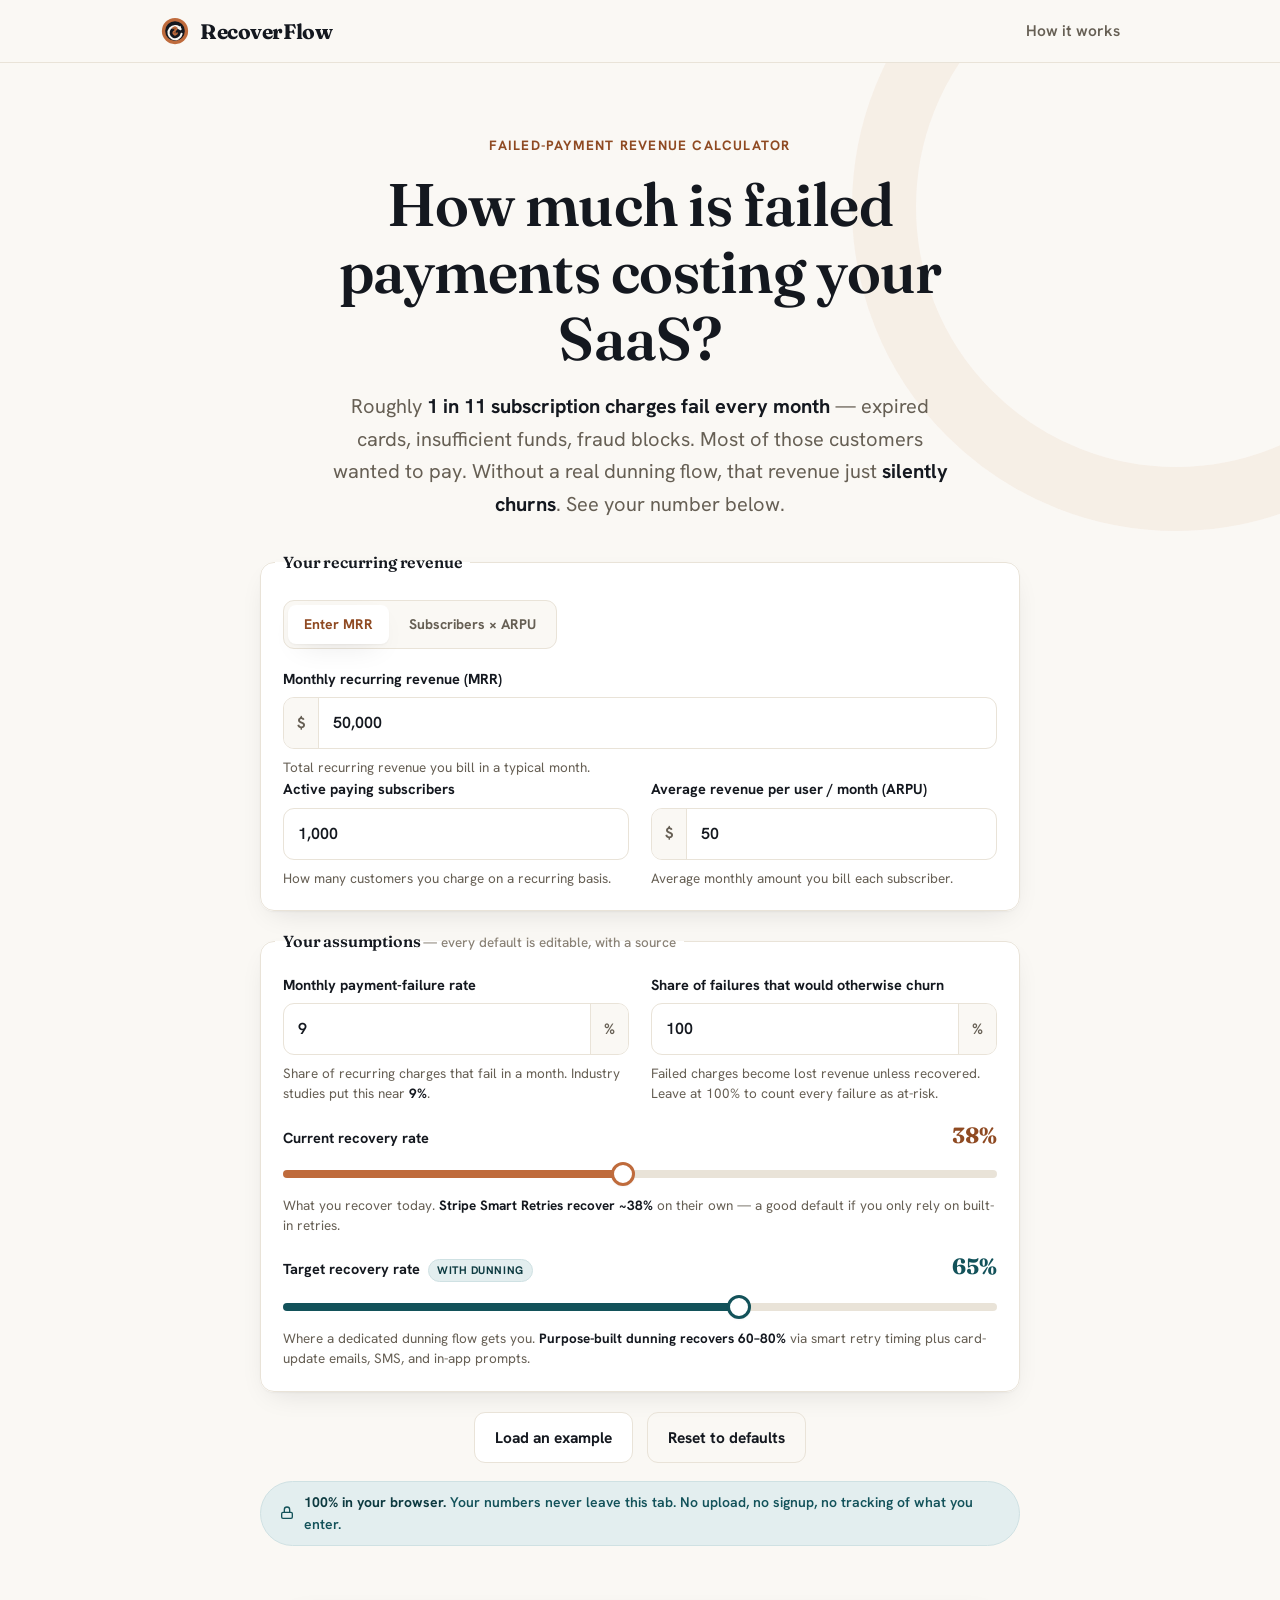
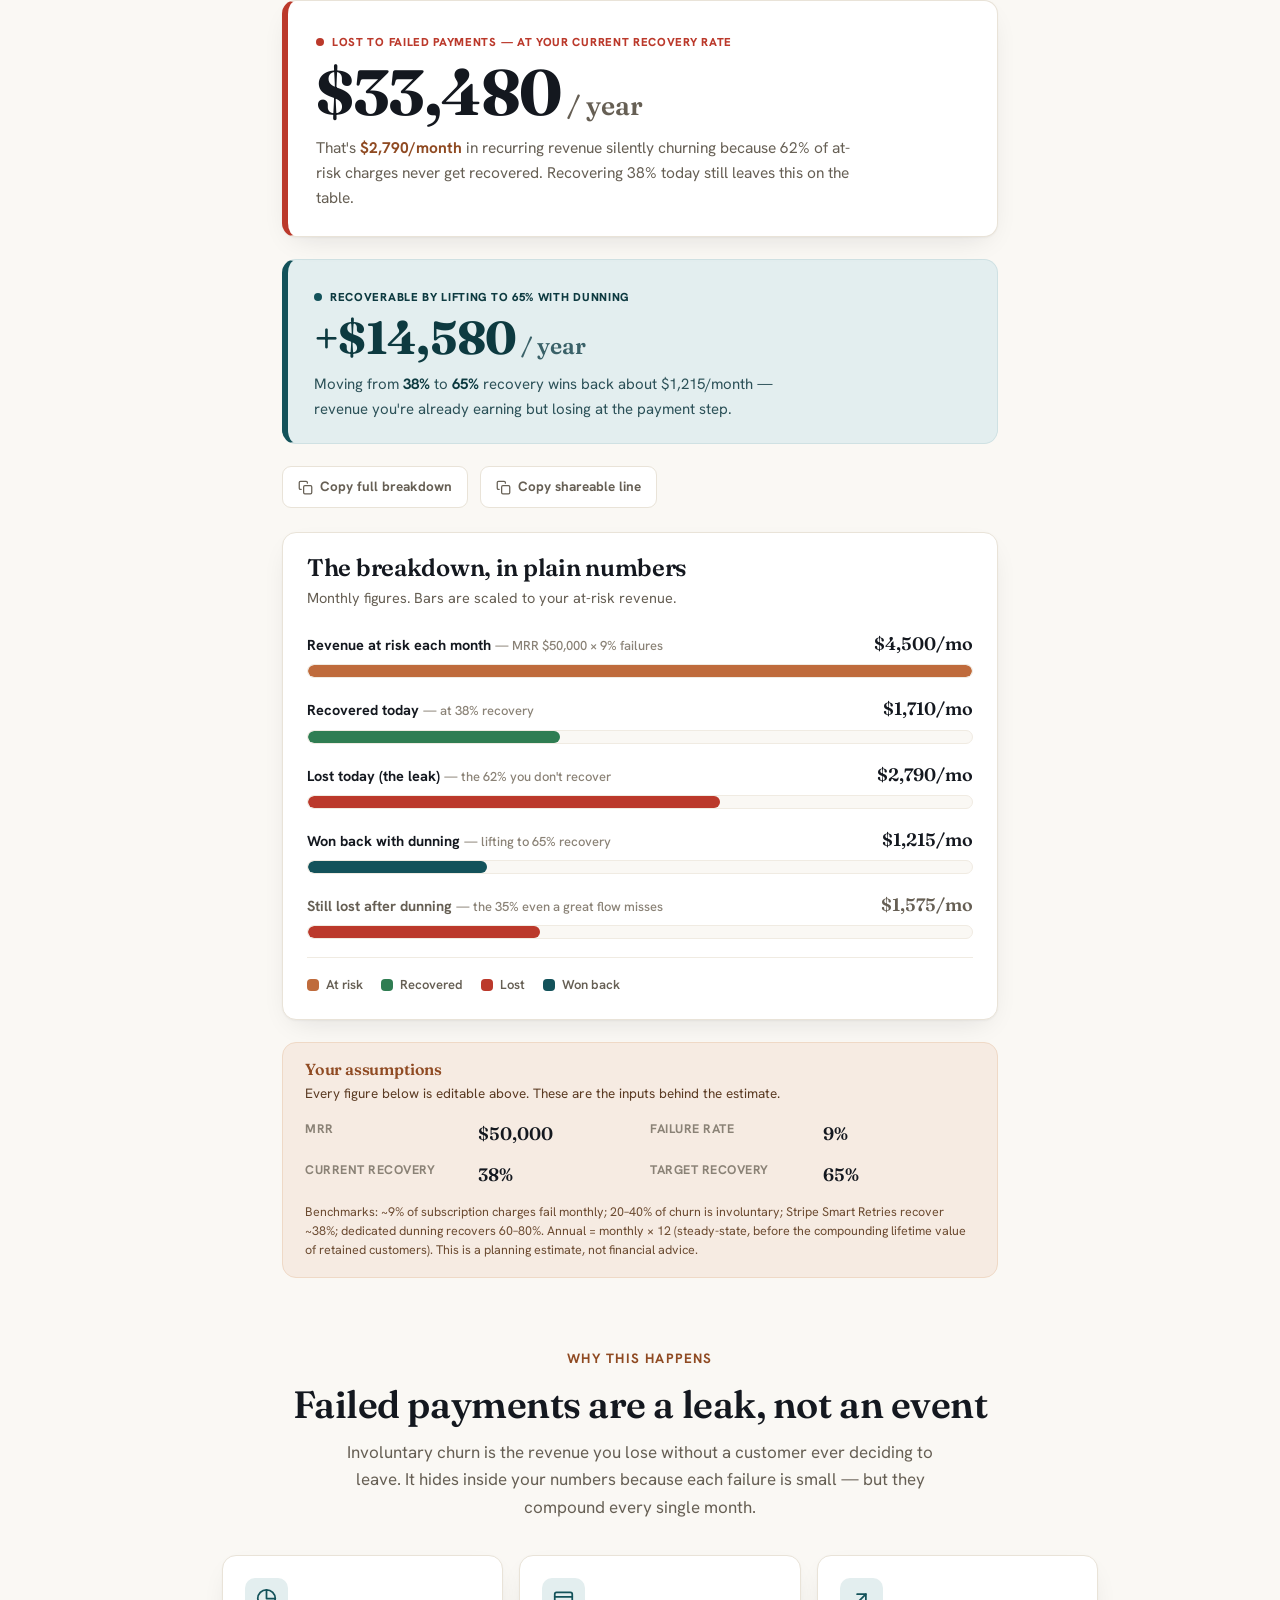
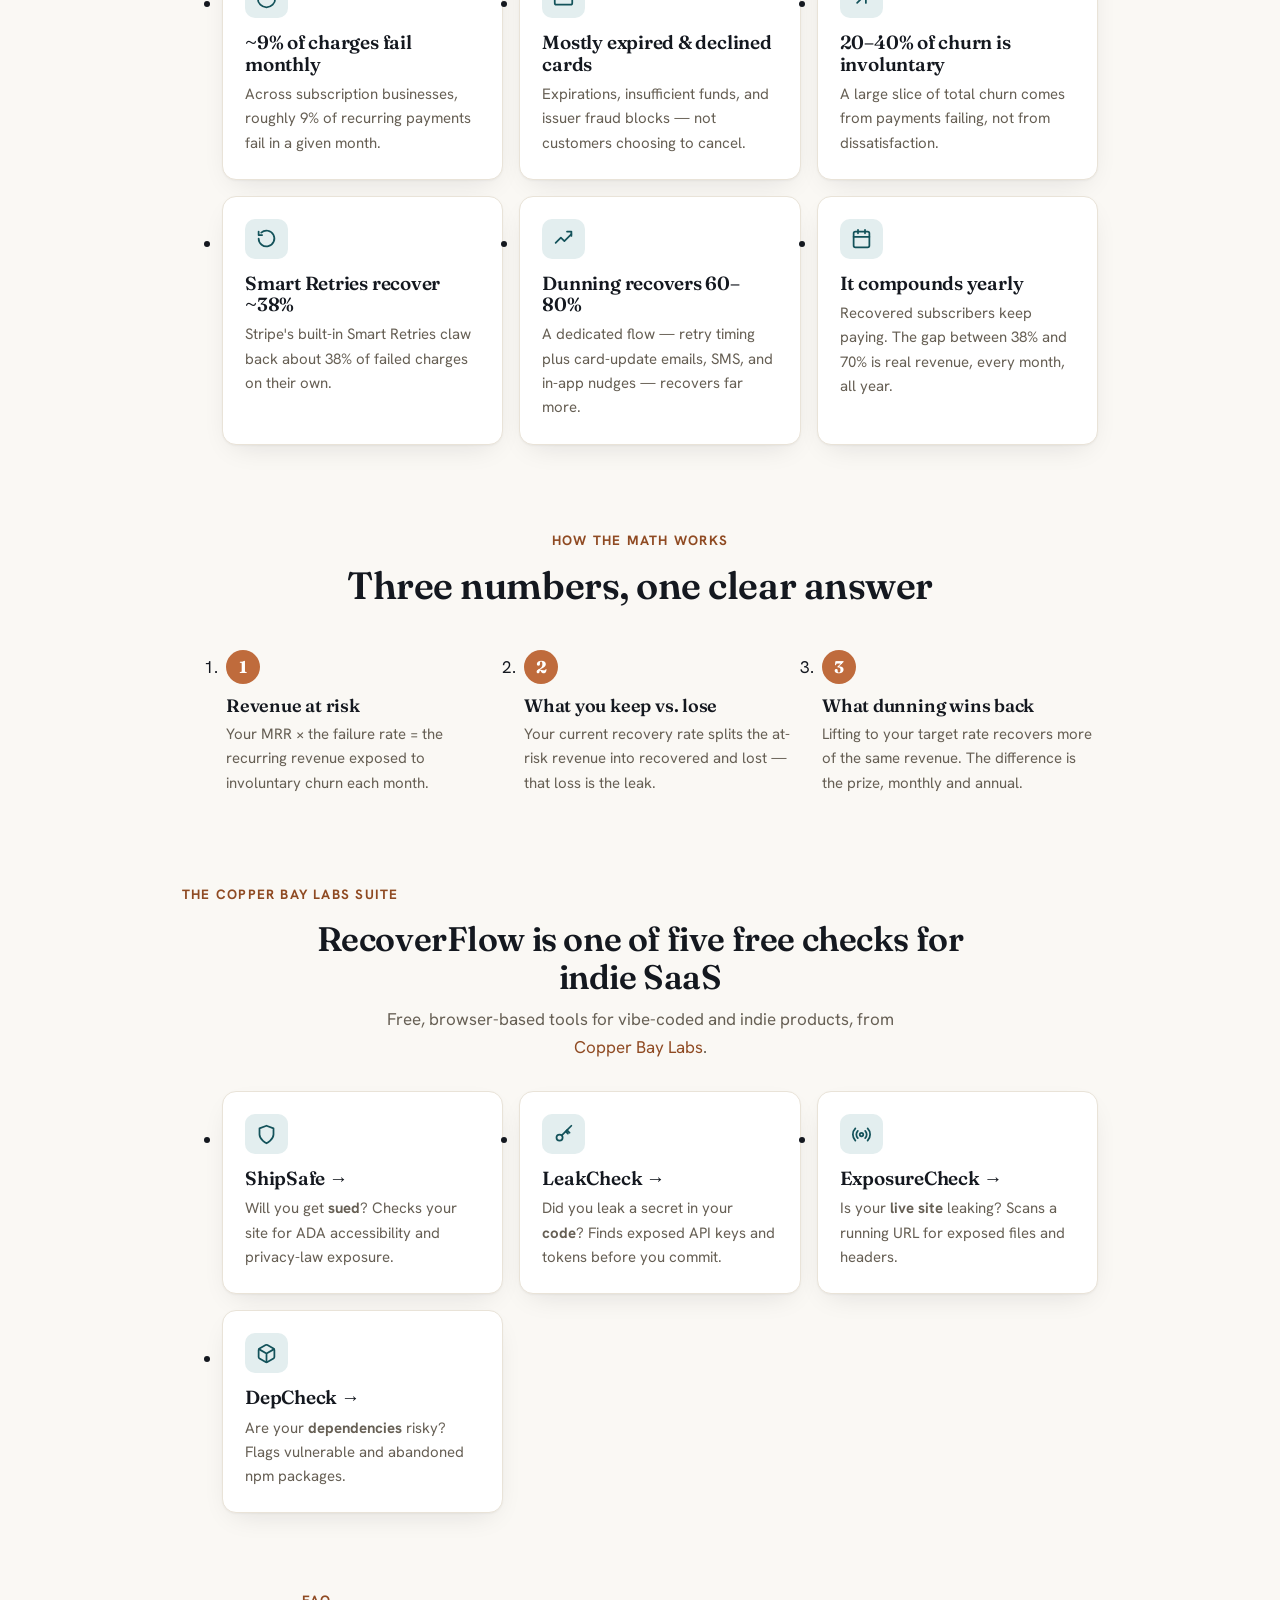
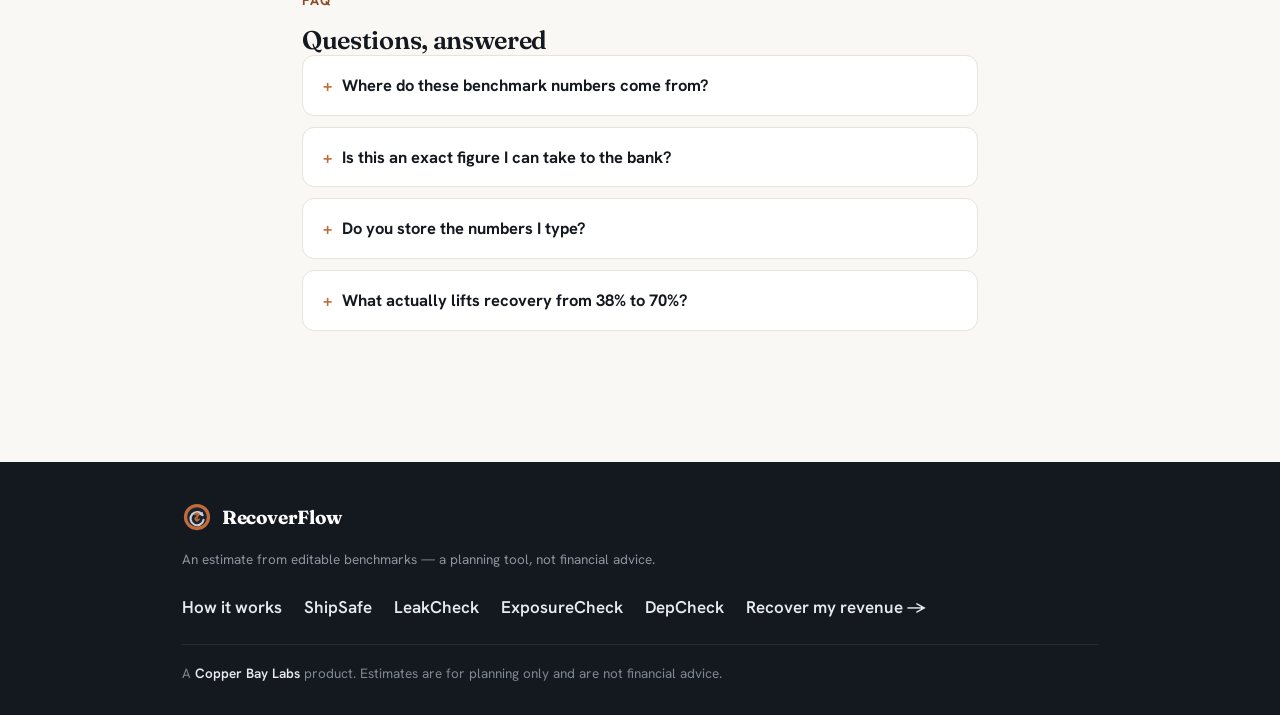
<file: index.html>
<!doctype html>
<html lang="en">
<head>
<meta charset="utf-8">
<meta name="viewport" content="width=device-width, initial-scale=1">
<title>RecoverFlow — how much revenue is failed payments costing your SaaS?</title>
<meta name="description" content="See how much recurring revenue your SaaS is silently losing to failed payments and involuntary churn — and how much a dedicated dunning flow would win back. Free calculator, runs entirely in your browser.">
<link rel="canonical" href="https://labs.copperbaytech.com/recoverflow/">
<meta property="og:type" content="website">
<meta property="og:site_name" content="RecoverFlow">
<meta property="og:title" content="RecoverFlow — recover the revenue failed payments are costing you">
<meta property="og:description" content="Estimate the recurring revenue lost to failed payments and involuntary churn, and how much a dunning flow recovers. Free, runs entirely in your browser.">
<meta property="og:url" content="https://labs.copperbaytech.com/recoverflow/">
<meta property="og:image" content="https://labs.copperbaytech.com/recoverflow/og-image.png">
<meta property="og:image:width" content="1200">
<meta property="og:image:height" content="630">
<meta name="twitter:card" content="summary_large_image">
<meta name="theme-color" content="#faf8f4">
<link rel="icon" href="favicon.svg" type="image/svg+xml">
<link rel="apple-touch-icon" href="apple-touch-icon.png">
<link rel="preconnect" href="https://fonts.googleapis.com">
<link rel="preconnect" href="https://fonts.gstatic.com" crossorigin>
<link href="https://fonts.googleapis.com/css2?family=Fraunces:opsz,wght@9..144,500;9..144,600;9..144,700&family=Hanken+Grotesk:wght@400;500;600;700&display=swap" rel="stylesheet">
<script type="application/ld+json">
{"@context":"https://schema.org","@type":"WebApplication","name":"RecoverFlow","applicationCategory":"BusinessApplication","operatingSystem":"Web","offers":{"@type":"Offer","price":"0","priceCurrency":"USD"},"description":"Free client-side calculator that estimates the recurring revenue a SaaS loses to failed payments and involuntary churn, and how much a dedicated dunning flow would recover.","publisher":{"@type":"Organization","name":"Copper Bay Labs","url":"https://copperbaytech.com"}}
</script>
<link rel="stylesheet" href="styles.css?v=1">
</head>
<body>
<a class="skip" href="#main">Skip to main content</a>

<header class="masthead" role="banner">
  <div class="wrap hdr-bar">
    <a class="brand" href="./" aria-label="RecoverFlow — go to homepage">
      <svg class="mark" viewBox="0 0 64 64" aria-hidden="true">
        <circle cx="32" cy="32" r="28" fill="#bf6b3c"/>
        <circle cx="32" cy="32" r="21" fill="#14181f"/>
        <path d="M44 28 A14 14 0 1 0 46 38" fill="none" stroke="#faf8f4" stroke-width="4.5" stroke-linecap="round"/>
        <path d="M44 21 L45 30 L36 27 Z" fill="#faf8f4"/>
        <path d="M32 23 V41 M27.5 27 C27.5 24.5 30 24 32 24 C34.5 24 36 25.5 36 27.2 C36 31 28 31 28 35 C28 37 29.8 39 32 39 C34.5 39 36.5 38 36.5 36" fill="none" stroke="#bf6b3c" stroke-width="3" stroke-linecap="round" stroke-linejoin="round"/>
      </svg>
      <span class="wordmark">RecoverFlow</span>
    </a>
    <nav class="nav" aria-label="Primary navigation">
      <a href="about.html">How it works</a>
    </nav>
  </div>
</header>

<main id="main">

  <section class="hero">
    <div class="wrap">
      <p class="eyebrow">Failed-payment revenue calculator</p>
      <h1>How much is failed payments costing your SaaS?</h1>
      <p class="lede">Roughly <strong>1 in 11 subscription charges fail every month</strong> — expired cards, insufficient funds, fraud blocks. Most of those customers wanted to pay. Without a real dunning flow, that revenue just <strong>silently churns</strong>. See your number below.</p>

      <form id="calc-form" class="calc" novalidate>

        <fieldset class="field-group">
          <legend>Your recurring revenue</legend>

          <div class="mode-toggle" role="radiogroup" aria-label="How do you want to enter revenue?">
            <button type="button" class="mode-btn is-active" id="mode-mrr" role="radio" aria-checked="true" tabindex="0">Enter MRR</button>
            <button type="button" class="mode-btn" id="mode-subs" role="radio" aria-checked="false" tabindex="-1">Subscribers &times; ARPU</button>
          </div>

          <div class="input-grid" id="panel-mrr">
            <div class="input-row">
              <label for="mrr">Monthly recurring revenue (MRR)</label>
              <div class="input-affix">
                <span class="affix" aria-hidden="true">$</span>
                <input type="text" inputmode="decimal" id="mrr" name="mrr" value="50,000" autocomplete="off" aria-describedby="mrr-help">
              </div>
              <p class="input-help" id="mrr-help">Total recurring revenue you bill in a typical month.</p>
            </div>
          </div>

          <div class="input-grid" id="panel-subs" hidden>
            <div class="input-row">
              <label for="subs">Active paying subscribers</label>
              <div class="input-affix">
                <input type="text" inputmode="numeric" id="subs" name="subs" value="1,000" autocomplete="off">
              </div>
              <p class="input-help">How many customers you charge on a recurring basis.</p>
            </div>
            <div class="input-row">
              <label for="arpu">Average revenue per user / month (ARPU)</label>
              <div class="input-affix">
                <span class="affix" aria-hidden="true">$</span>
                <input type="text" inputmode="decimal" id="arpu" name="arpu" value="50" autocomplete="off">
              </div>
              <p class="input-help">Average monthly amount you bill each subscriber.</p>
            </div>
          </div>
        </fieldset>

        <fieldset class="field-group">
          <legend>Your assumptions <span class="legend-note">— every default is editable, with a source</span></legend>

          <div class="input-grid">
            <div class="input-row">
              <label for="fail-rate">Monthly payment-failure rate</label>
              <div class="input-affix">
                <input type="text" inputmode="decimal" id="fail-rate" name="fail-rate" value="9" autocomplete="off">
                <span class="affix affix-end" aria-hidden="true">%</span>
              </div>
              <p class="input-help">Share of recurring charges that fail in a month. Industry studies put this near <strong>9%</strong>.</p>
            </div>

            <div class="input-row">
              <label for="involuntary-share">Share of failures that would otherwise churn</label>
              <div class="input-affix">
                <input type="text" inputmode="decimal" id="involuntary-share" name="involuntary-share" value="100" autocomplete="off">
                <span class="affix affix-end" aria-hidden="true">%</span>
              </div>
              <p class="input-help">Failed charges become lost revenue unless recovered. Leave at 100% to count every failure as at-risk.</p>
            </div>
          </div>

          <div class="slider-row">
            <div class="slider-head">
              <label for="current-rate">Current recovery rate</label>
              <output class="slider-value" id="current-rate-out" for="current-rate">38%</output>
            </div>
            <input type="range" id="current-rate" name="current-rate" min="0" max="80" step="1" value="38" aria-describedby="current-rate-help">
            <p class="input-help" id="current-rate-help">What you recover today. <strong>Stripe Smart Retries recover ~38%</strong> on their own — a good default if you only rely on built-in retries.</p>
          </div>

          <div class="slider-row">
            <div class="slider-head">
              <label for="target-rate">Target recovery rate <span class="target-tag">with dunning</span></label>
              <output class="slider-value target" id="target-rate-out" for="target-rate">65%</output>
            </div>
            <input type="range" id="target-rate" name="target-rate" min="38" max="80" step="1" value="65" aria-describedby="target-rate-help">
            <p class="input-help" id="target-rate-help">Where a dedicated dunning flow gets you. <strong>Purpose-built dunning recovers 60–80%</strong> via smart retry timing plus card-update emails, SMS, and in-app prompts.</p>
          </div>
        </fieldset>

        <div class="calc-actions">
          <button type="button" id="example-btn" class="btn">Load an example</button>
          <button type="button" id="reset-btn" class="btn ghost">Reset to defaults</button>
        </div>

        <p class="trust-badge" id="trust-line">
          <svg viewBox="0 0 24 24" fill="none" stroke="currentColor" stroke-width="2" stroke-linecap="round" stroke-linejoin="round" aria-hidden="true"><rect x="4" y="11" width="16" height="9" rx="2"/><path d="M8 11V7a4 4 0 0 1 8 0v4"/></svg>
          <span><strong>100% in your browser.</strong> Your numbers never leave this tab. No upload, no signup, no tracking of what you enter.</span>
        </p>
      </form>
    </div>
  </section>

  <div id="calc-status" class="sr-only" role="status" aria-live="polite"></div>

  <section id="results" class="results" tabindex="-1" aria-label="Revenue-recovery estimate">
    <!-- app.js fills this live as inputs change, and injects the Copy/Share buttons -->
  </section>

  <section class="detect">
    <div class="wrap">
      <p class="eyebrow">Why this happens</p>
      <h2 class="detect-title">Failed payments are a leak, not an event</h2>
      <p class="detect-sub">Involuntary churn is the revenue you lose without a customer ever deciding to leave. It hides inside your numbers because each failure is small — but they compound every single month.</p>
      <ul class="detect-grid">
        <li class="feature"><span class="feat-icon" aria-hidden="true"><svg viewBox="0 0 24 24" fill="none" stroke="currentColor" stroke-width="2" stroke-linecap="round" stroke-linejoin="round"><path d="M12 2a10 10 0 1 0 10 10"/><path d="M22 12A10 10 0 0 0 12 2v10z"/></svg></span><div><h3>~9% of charges fail monthly</h3><p>Across subscription businesses, roughly 9% of recurring payments fail in a given month.</p></div></li>
        <li class="feature"><span class="feat-icon" aria-hidden="true"><svg viewBox="0 0 24 24" fill="none" stroke="currentColor" stroke-width="2" stroke-linecap="round" stroke-linejoin="round"><rect x="2" y="5" width="20" height="14" rx="2"/><path d="M2 10h20"/></svg></span><div><h3>Mostly expired &amp; declined cards</h3><p>Expirations, insufficient funds, and issuer fraud blocks — not customers choosing to cancel.</p></div></li>
        <li class="feature"><span class="feat-icon" aria-hidden="true"><svg viewBox="0 0 24 24" fill="none" stroke="currentColor" stroke-width="2" stroke-linecap="round" stroke-linejoin="round"><path d="M7 7h10v10"/><path d="M7 17 17 7"/></svg></span><div><h3>20–40% of churn is involuntary</h3><p>A large slice of total churn comes from payments failing, not from dissatisfaction.</p></div></li>
        <li class="feature"><span class="feat-icon" aria-hidden="true"><svg viewBox="0 0 24 24" fill="none" stroke="currentColor" stroke-width="2" stroke-linecap="round" stroke-linejoin="round"><path d="M3 12a9 9 0 1 0 3-6.7"/><path d="M3 4v4h4"/></svg></span><div><h3>Smart Retries recover ~38%</h3><p>Stripe's built-in Smart Retries claw back about 38% of failed charges on their own.</p></div></li>
        <li class="feature"><span class="feat-icon" aria-hidden="true"><svg viewBox="0 0 24 24" fill="none" stroke="currentColor" stroke-width="2" stroke-linecap="round" stroke-linejoin="round"><path d="M3 17 9 11l4 4 8-8"/><path d="M16 4h5v5"/></svg></span><div><h3>Dunning recovers 60–80%</h3><p>A dedicated flow — retry timing plus card-update emails, SMS, and in-app nudges — recovers far more.</p></div></li>
        <li class="feature"><span class="feat-icon" aria-hidden="true"><svg viewBox="0 0 24 24" fill="none" stroke="currentColor" stroke-width="2" stroke-linecap="round" stroke-linejoin="round"><rect x="3" y="4" width="18" height="18" rx="2"/><path d="M16 2v4M8 2v4M3 10h18"/></svg></span><div><h3>It compounds yearly</h3><p>Recovered subscribers keep paying. The gap between 38% and 70% is real revenue, every month, all year.</p></div></li>
      </ul>
    </div>
  </section>

  <section class="steps">
    <div class="wrap">
      <p class="eyebrow">How the math works</p>
      <h2 class="steps-title">Three numbers, one clear answer</h2>
      <ol class="step-grid">
        <li class="step">
          <span class="step-num" aria-hidden="true">1</span>
          <h3>Revenue at risk</h3>
          <p>Your MRR &times; the failure rate = the recurring revenue exposed to involuntary churn each month.</p>
        </li>
        <li class="step">
          <span class="step-num" aria-hidden="true">2</span>
          <h3>What you keep vs. lose</h3>
          <p>Your current recovery rate splits the at-risk revenue into recovered and lost — that loss is the leak.</p>
        </li>
        <li class="step">
          <span class="step-num" aria-hidden="true">3</span>
          <h3>What dunning wins back</h3>
          <p>Lifting to your target rate recovers more of the same revenue. The difference is the prize, monthly and annual.</p>
        </li>
      </ol>
    </div>
  </section>

  <section class="suite">
    <div class="wrap">
      <p class="eyebrow">The Copper Bay Labs suite</p>
      <h2 class="suite-title">RecoverFlow is one of five free checks for indie SaaS</h2>
      <p class="suite-sub">Free, browser-based tools for vibe-coded and indie products, from <a href="https://copperbaytech.com" target="_blank" rel="noopener noreferrer">Copper Bay Labs</a>.</p>
      <ul class="detect-grid">
        <li class="feature">
          <span class="feat-icon" aria-hidden="true"><svg viewBox="0 0 24 24" fill="none" stroke="currentColor" stroke-width="2" stroke-linecap="round" stroke-linejoin="round"><path d="M12 22s8-4 8-10V5l-8-3-8 3v7c0 6 8 10 8 10z"/></svg></span>
          <div>
            <h3><a href="https://labs.copperbaytech.com/shipsafe/" target="_blank" rel="noopener noreferrer">ShipSafe &rarr;</a></h3>
            <p>Will you get <strong>sued</strong>? Checks your site for ADA accessibility and privacy-law exposure.</p>
          </div>
        </li>
        <li class="feature">
          <span class="feat-icon" aria-hidden="true"><svg viewBox="0 0 24 24" fill="none" stroke="currentColor" stroke-width="2" stroke-linecap="round" stroke-linejoin="round"><circle cx="7.5" cy="15.5" r="3.5"/><path d="M10 13 21 2"/><path d="M16 7l3 3M14.5 8.5l2.5 2.5"/></svg></span>
          <div>
            <h3><a href="https://labs.copperbaytech.com/leakcheck/" target="_blank" rel="noopener noreferrer">LeakCheck &rarr;</a></h3>
            <p>Did you leak a secret in your <strong>code</strong>? Finds exposed API keys and tokens before you commit.</p>
          </div>
        </li>
        <li class="feature">
          <span class="feat-icon" aria-hidden="true"><svg viewBox="0 0 24 24" fill="none" stroke="currentColor" stroke-width="2" stroke-linecap="round" stroke-linejoin="round"><circle cx="12" cy="12" r="2"/><path d="M16.2 7.8a6 6 0 0 1 0 8.4M7.8 16.2a6 6 0 0 1 0-8.4"/><path d="M19 5a10 10 0 0 1 0 14M5 19A10 10 0 0 1 5 5"/></svg></span>
          <div>
            <h3><a href="https://labs.copperbaytech.com/exposurecheck/" target="_blank" rel="noopener noreferrer">ExposureCheck &rarr;</a></h3>
            <p>Is your <strong>live site</strong> leaking? Scans a running URL for exposed files and headers.</p>
          </div>
        </li>
        <li class="feature">
          <span class="feat-icon" aria-hidden="true"><svg viewBox="0 0 24 24" fill="none" stroke="currentColor" stroke-width="2" stroke-linecap="round" stroke-linejoin="round"><path d="M21 16V8a2 2 0 0 0-1-1.7l-7-4a2 2 0 0 0-2 0l-7 4A2 2 0 0 0 3 8v8a2 2 0 0 0 1 1.7l7 4a2 2 0 0 0 2 0l7-4A2 2 0 0 0 21 16z"/><path d="m3.3 7 8.7 5 8.7-5M12 22V12"/></svg></span>
          <div>
            <h3><a href="https://labs.copperbaytech.com/depcheck/" target="_blank" rel="noopener noreferrer">DepCheck &rarr;</a></h3>
            <p>Are your <strong>dependencies</strong> risky? Flags vulnerable and abandoned npm packages.</p>
          </div>
        </li>
      </ul>
    </div>
  </section>

  <section class="faq">
    <div class="wrap narrow">
      <p class="eyebrow">FAQ</p>
      <h2 class="faq-title">Questions, answered</h2>

      <details>
        <summary>Where do these benchmark numbers come from?</summary>
        <p>The defaults reflect widely cited subscription-payments research: roughly <strong>9% of recurring charges fail monthly</strong>, <strong>20–40% of churn is involuntary</strong> (failed payments rather than cancellations), Stripe's built-in <strong>Smart Retries recover about 38%</strong> of failed charges, and a <strong>dedicated dunning flow recovers 60–80%</strong>. They're starting points, not gospel — every input is editable, so plug in your own data the moment you have it. See <a href="about.html">How it works</a> for the full methodology and sources.</p>
      </details>

      <details>
        <summary>Is this an exact figure I can take to the bank?</summary>
        <p>No — it's an <strong>estimate</strong>, and a deliberately simple one. It models a steady-state month: MRR &times; failure rate gives revenue at risk, and your recovery rates split that into kept versus lost. It doesn't model the compounding effect of a recovered customer staying for many more months (which makes the real number <em>larger</em>), nor seasonal swings or your exact card mix. Treat it as a credible order-of-magnitude, not an audited forecast.</p>
      </details>

      <details>
        <summary>Do you store the numbers I type?</summary>
        <p>No. RecoverFlow runs <strong>entirely in your browser</strong>. Nothing you enter is uploaded, logged, or stored — there's no backend, no database, and no analytics on your inputs. Close the tab and it's gone. You can disconnect from the internet after the page loads and the calculator still works.</p>
      </details>

      <details>
        <summary>What actually lifts recovery from 38% to 70%?</summary>
        <p>Built-in retries only retry the card. A real dunning flow adds the human side: <strong>smart retry timing</strong> (retrying when payday or a topped-up balance is likely), <strong>card-update prompts</strong> over email and SMS, <strong>in-app banners</strong> for active users, and graceful escalation before access is cut. Each channel recovers customers the others miss, which is how dedicated tools reach the 60–80% range. That paid recovery engine is what Copper Bay Labs is building next — <a href="https://copperbaytech.com" target="_blank" rel="noopener noreferrer">get on the list &rarr;</a></p>
      </details>
    </div>
  </section>

</main>

<footer class="footer" role="contentinfo">
  <div class="wrap foot">
    <div>
      <a class="brand small" href="./" aria-label="RecoverFlow — homepage">
        <svg class="mark" viewBox="0 0 64 64" aria-hidden="true">
          <circle cx="32" cy="32" r="28" fill="#bf6b3c"/>
          <circle cx="32" cy="32" r="21" fill="#1d222b"/>
          <path d="M44 28 A14 14 0 1 0 46 38" fill="none" stroke="#cbd2da" stroke-width="4.5" stroke-linecap="round"/>
          <path d="M44 21 L45 30 L36 27 Z" fill="#cbd2da"/>
          <path d="M32 23 V41 M27.5 27 C27.5 24.5 30 24 32 24 C34.5 24 36 25.5 36 27.2 C36 31 28 31 28 35 C28 37 29.8 39 32 39 C34.5 39 36.5 38 36.5 36" fill="none" stroke="#bf6b3c" stroke-width="3" stroke-linecap="round" stroke-linejoin="round"/>
        </svg>
        <span class="wordmark">RecoverFlow</span>
      </a>
      <p class="fine">An estimate from editable benchmarks — a planning tool, not financial advice.</p>
    </div>
    <nav class="foot-nav" aria-label="Footer navigation">
      <a href="about.html">How it works</a>
      <a href="https://labs.copperbaytech.com/shipsafe/" target="_blank" rel="noopener noreferrer">ShipSafe</a>
      <a href="https://labs.copperbaytech.com/leakcheck/" target="_blank" rel="noopener noreferrer">LeakCheck</a>
      <a href="https://labs.copperbaytech.com/exposurecheck/" target="_blank" rel="noopener noreferrer">ExposureCheck</a>
      <a href="https://labs.copperbaytech.com/depcheck/" target="_blank" rel="noopener noreferrer">DepCheck</a>
      <a href="https://copperbaytech.com" target="_blank" rel="noopener noreferrer">Recover my revenue &rarr;</a>
    </nav>
  </div>
  <div class="wrap">
    <p class="madeby">A <a href="https://copperbaytech.com" target="_blank" rel="noopener noreferrer">Copper Bay Labs</a> product. Estimates are for planning only and are not financial advice.</p>
  </div>
</footer>

<script src="app.js?v=1"></script>
</body>
</html>
</file>
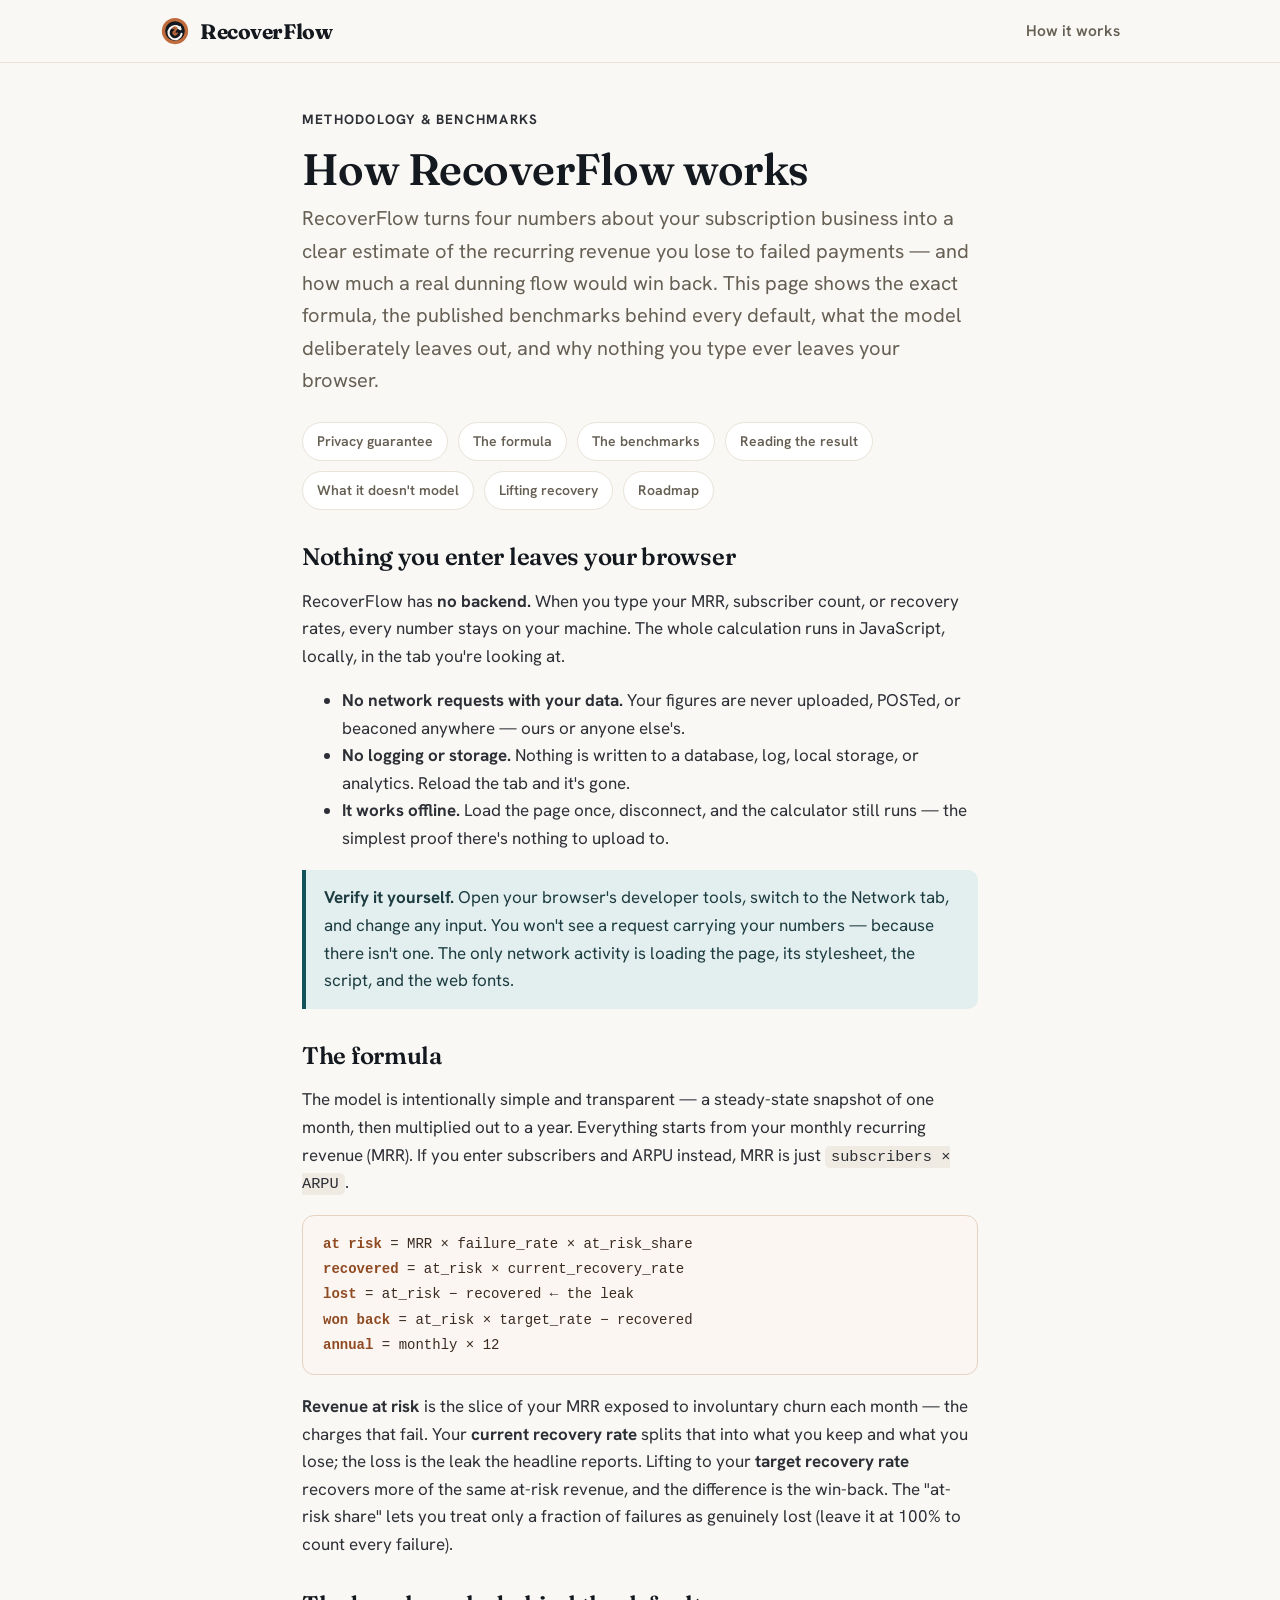
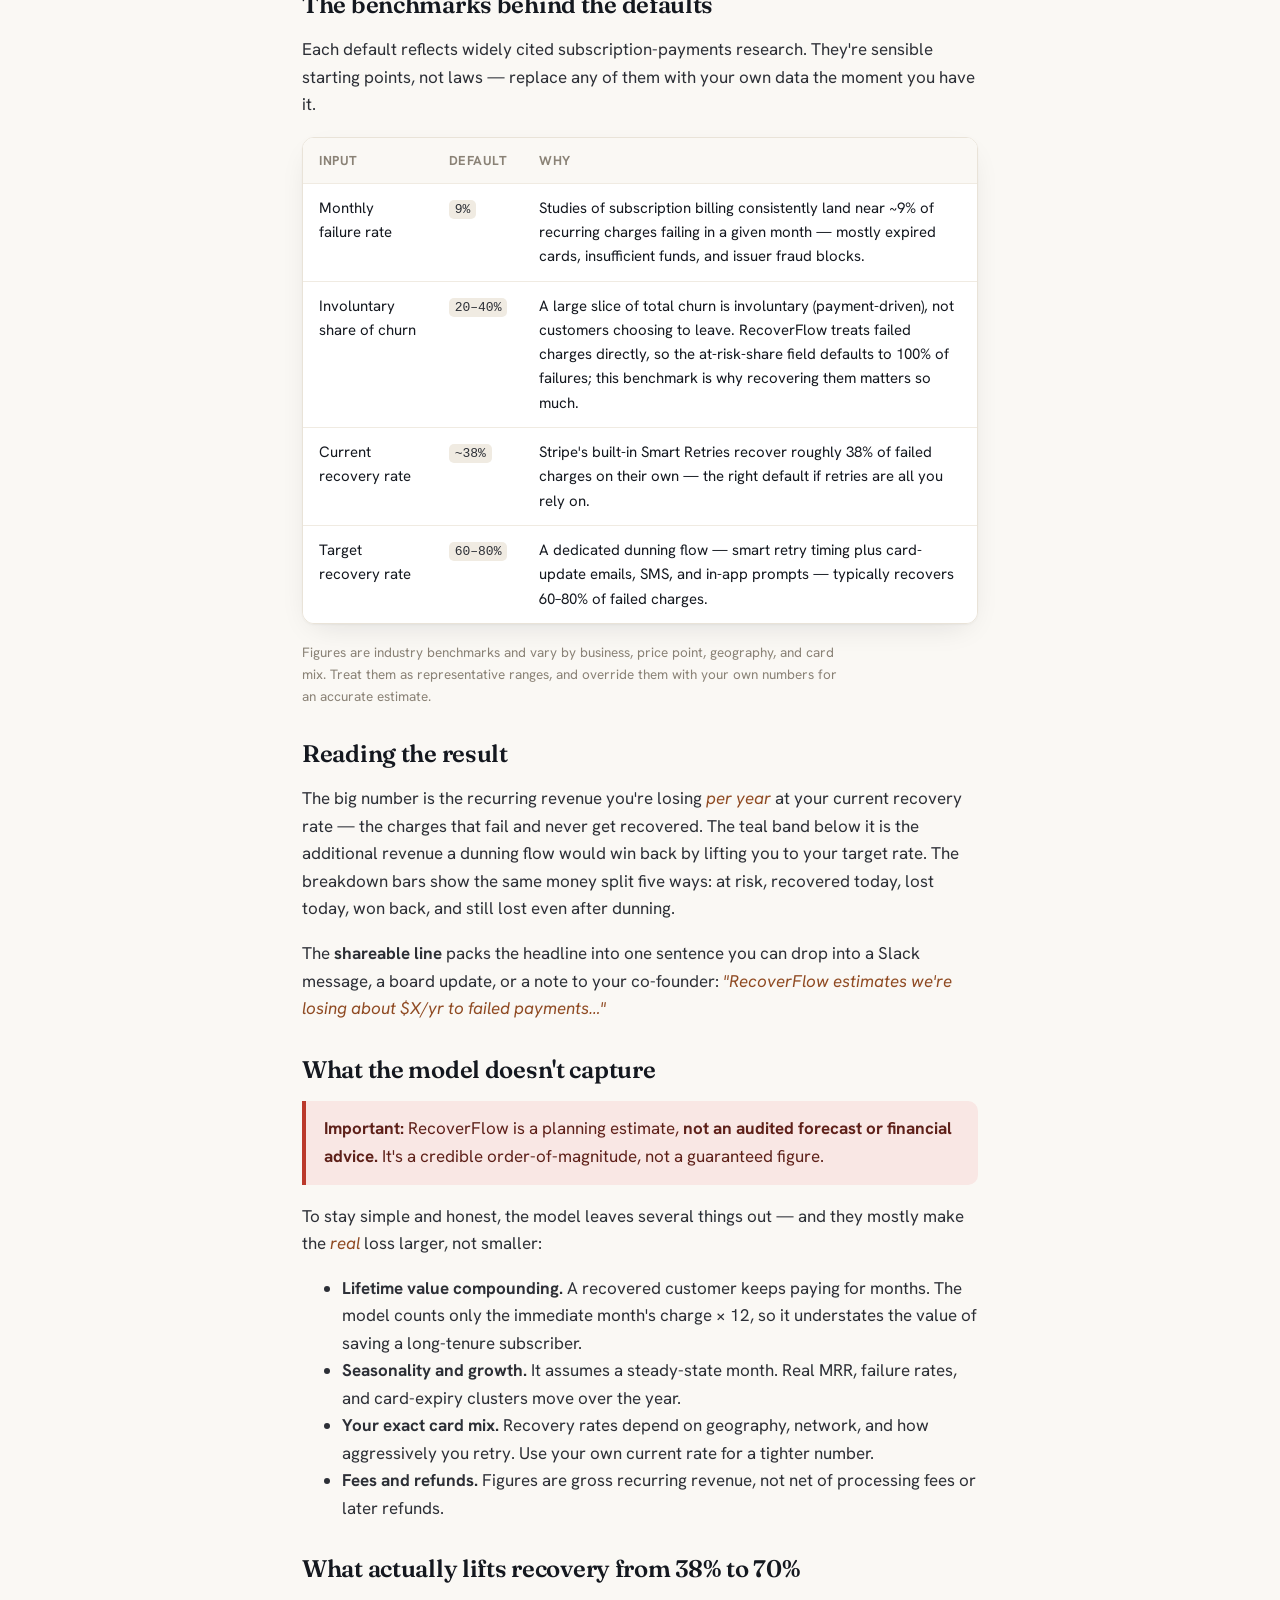
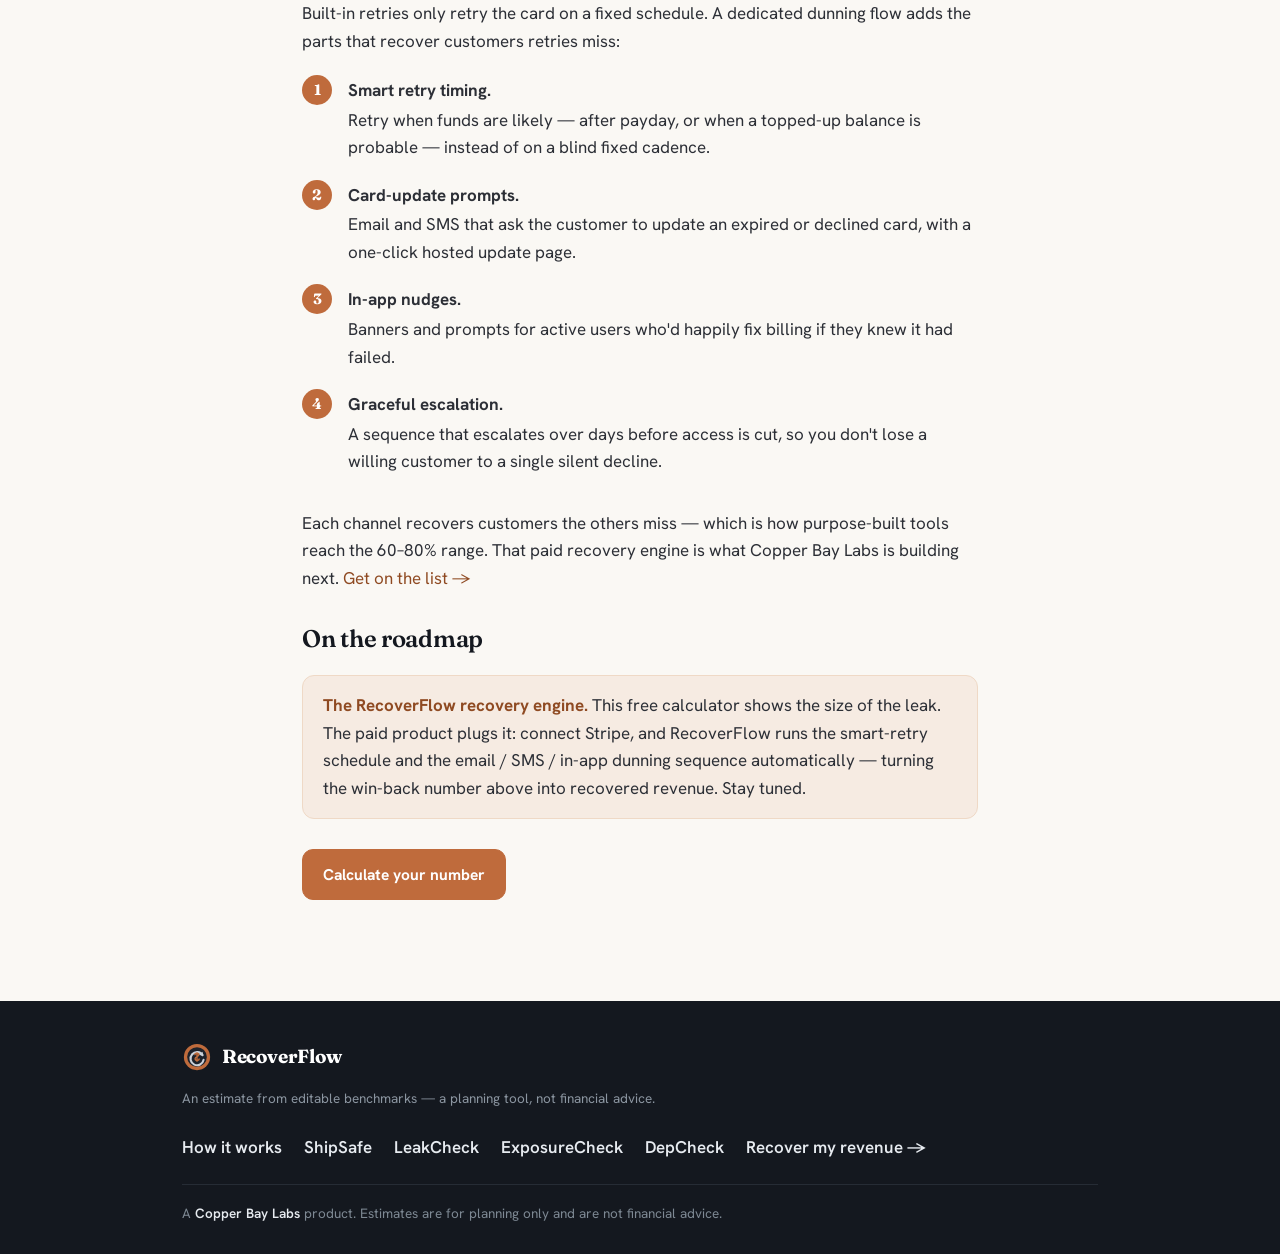
<file: about.html>
<!doctype html>
<html lang="en">
<head>
<meta charset="utf-8">
<meta name="viewport" content="width=device-width, initial-scale=1">
<title>How RecoverFlow works — the math & the benchmarks</title>
<meta name="description" content="How RecoverFlow estimates the revenue your SaaS loses to failed payments: the formula, the published benchmarks behind each default, what the model does and doesn't capture, and why it runs entirely in your browser.">
<link rel="canonical" href="https://labs.copperbaytech.com/recoverflow/about.html">
<meta property="og:type" content="article">
<meta property="og:site_name" content="RecoverFlow">
<meta property="og:title" content="How RecoverFlow works — the math & the benchmarks">
<meta property="og:description" content="The formula, the published benchmarks behind each default, and the limits of the model. Runs entirely in your browser — nothing you enter is uploaded.">
<meta property="og:url" content="https://labs.copperbaytech.com/recoverflow/about.html">
<meta property="og:image" content="https://labs.copperbaytech.com/recoverflow/og-image.png">
<meta property="og:image:width" content="1200">
<meta property="og:image:height" content="630">
<meta name="twitter:card" content="summary_large_image">
<meta name="theme-color" content="#faf8f4">
<link rel="icon" href="favicon.svg" type="image/svg+xml">
<link rel="apple-touch-icon" href="apple-touch-icon.png">
<link rel="preconnect" href="https://fonts.googleapis.com">
<link rel="preconnect" href="https://fonts.gstatic.com" crossorigin>
<link href="https://fonts.googleapis.com/css2?family=Fraunces:opsz,wght@9..144,500;9..144,600;9..144,700&family=Hanken+Grotesk:wght@400;500;600;700&display=swap" rel="stylesheet">
<script type="application/ld+json">
{"@context":"https://schema.org","@type":"TechArticle","headline":"How RecoverFlow works — the math & the benchmarks","description":"How RecoverFlow estimates the recurring revenue a SaaS loses to failed payments and involuntary churn: the formula, the benchmarks behind each default, the model's limits, and the client-side privacy guarantee.","author":{"@type":"Organization","name":"Copper Bay Labs","url":"https://copperbaytech.com"},"publisher":{"@type":"Organization","name":"Copper Bay Labs","url":"https://copperbaytech.com"},"mainEntityOfPage":"https://labs.copperbaytech.com/recoverflow/about.html"}
</script>
<link rel="stylesheet" href="styles.css?v=1">
<style>
  .doc .lede{font-size:clamp(17px,2.3vw,20px);color:var(--muted)}
  .doc h2{scroll-margin-top:80px}
  .doc h3{font-family:"Fraunces",Georgia,serif;font-weight:600;font-size:19px;margin:22px 0 6px;letter-spacing:-.01em}
  .toc{display:flex;flex-wrap:wrap;gap:10px;margin:22px 0 6px;padding:0;list-style:none}
  .toc a{display:inline-block;background:var(--surface);border:1px solid var(--line);border-radius:999px;padding:7px 14px;font-size:14px;font-weight:600;color:var(--muted)}
  .toc a:hover{border-color:var(--bay);color:var(--ink);text-decoration:none}
  .tbl-wrap{overflow-x:auto;margin:18px 0;border:1px solid var(--line);border-radius:12px;box-shadow:var(--shadow)}
  table.bench{width:100%;border-collapse:collapse;background:var(--surface);font-size:15px;min-width:520px}
  table.bench th,table.bench td{text-align:left;padding:12px 16px;border-bottom:1px solid var(--line-2);vertical-align:top}
  table.bench thead th{font-family:"Hanken Grotesk",sans-serif;font-weight:700;font-size:13px;letter-spacing:.04em;text-transform:uppercase;color:var(--muted-2);background:var(--paper)}
  table.bench tbody tr:last-child td{border-bottom:none}
  table.bench code{font-family:ui-monospace,Menlo,Consolas,monospace;font-size:13px;background:var(--line-2);padding:2px 6px;border-radius:5px;color:#2c2f36;white-space:nowrap}
  .formula{background:#fbf6f2;border:1px solid #e6d2c2;border-radius:12px;padding:16px 20px;margin:18px 0;font-family:var(--mono);font-size:14px;color:#3a2a20;line-height:1.8;overflow-x:auto}
  .formula .tok{color:var(--copper-deep);font-weight:700}
  .callout.warn-callout{background:var(--fail-bg);border-left-color:var(--fail);color:#5e2019}
  .steps{margin:18px 0;padding-left:0;list-style:none;counter-reset:step}
  .steps>li{position:relative;padding:4px 0 16px 46px;counter-increment:step}
  .steps>li::before{content:counter(step);position:absolute;left:0;top:2px;width:30px;height:30px;border-radius:50%;background:var(--copper);color:#fff;font-weight:700;font-size:15px;display:flex;align-items:center;justify-content:center;font-family:"Fraunces",serif}
  .steps>li strong{display:block;margin-bottom:2px}
  .doc code.inline{font-family:ui-monospace,Menlo,Consolas,monospace;font-size:.9em;background:var(--line-2);padding:2px 6px;border-radius:5px}
  .roadmap-note{background:var(--copper-tint);border-radius:12px;padding:16px 20px;margin:22px 0;border:1px solid #efd9c6}
  .roadmap-note strong{color:var(--copper-deep)}
</style>
</head>
<body>
<a class="skip" href="#main">Skip to main content</a>

<header class="masthead" role="banner">
  <div class="wrap hdr-bar">
    <a class="brand" href="./" aria-label="RecoverFlow — go to homepage">
      <svg class="mark" viewBox="0 0 64 64" aria-hidden="true">
        <circle cx="32" cy="32" r="28" fill="#bf6b3c"/>
        <circle cx="32" cy="32" r="21" fill="#14181f"/>
        <path d="M44 28 A14 14 0 1 0 46 38" fill="none" stroke="#faf8f4" stroke-width="4.5" stroke-linecap="round"/>
        <path d="M44 21 L45 30 L36 27 Z" fill="#faf8f4"/>
        <path d="M32 23 V41 M27.5 27 C27.5 24.5 30 24 32 24 C34.5 24 36 25.5 36 27.2 C36 31 28 31 28 35 C28 37 29.8 39 32 39 C34.5 39 36.5 38 36.5 36" fill="none" stroke="#bf6b3c" stroke-width="3" stroke-linecap="round" stroke-linejoin="round"/>
      </svg>
      <span class="wordmark">RecoverFlow</span>
    </a>
    <nav class="nav" aria-label="Primary navigation">
      <a href="about.html" aria-current="page">How it works</a>
    </nav>
  </div>
</header>

<main id="main">
<article class="doc">
  <div class="wrap narrow">
    <p class="eyebrow" style="text-align:left">Methodology &amp; benchmarks</p>
    <h1>How RecoverFlow works</h1>
    <p class="lede">RecoverFlow turns four numbers about your subscription business into a clear estimate of the recurring revenue you lose to failed payments — and how much a real dunning flow would win back. This page shows the exact formula, the published benchmarks behind every default, what the model deliberately leaves out, and why nothing you type ever leaves your browser.</p>

    <ul class="toc" aria-label="On this page">
      <li><a href="#privacy">Privacy guarantee</a></li>
      <li><a href="#formula">The formula</a></li>
      <li><a href="#benchmarks">The benchmarks</a></li>
      <li><a href="#interpret">Reading the result</a></li>
      <li><a href="#limits">What it doesn't model</a></li>
      <li><a href="#lift">Lifting recovery</a></li>
      <li><a href="#roadmap">Roadmap</a></li>
    </ul>

    <h2 id="privacy">Nothing you enter leaves your browser</h2>
    <p>RecoverFlow has <strong>no backend.</strong> When you type your MRR, subscriber count, or recovery rates, every number stays on your machine. The whole calculation runs in JavaScript, locally, in the tab you're looking at.</p>
    <ul>
      <li><strong>No network requests with your data.</strong> Your figures are never uploaded, POSTed, or beaconed anywhere — ours or anyone else's.</li>
      <li><strong>No logging or storage.</strong> Nothing is written to a database, log, local storage, or analytics. Reload the tab and it's gone.</li>
      <li><strong>It works offline.</strong> Load the page once, disconnect, and the calculator still runs — the simplest proof there's nothing to upload to.</li>
    </ul>
    <div class="callout">
      <strong>Verify it yourself.</strong> Open your browser's developer tools, switch to the Network tab, and change any input. You won't see a request carrying your numbers — because there isn't one. The only network activity is loading the page, its stylesheet, the script, and the web fonts.
    </div>

    <h2 id="formula">The formula</h2>
    <p>The model is intentionally simple and transparent — a steady-state snapshot of one month, then multiplied out to a year. Everything starts from your monthly recurring revenue (MRR). If you enter subscribers and ARPU instead, MRR is just <code class="inline">subscribers × ARPU</code>.</p>
    <div class="formula">
<span class="tok">at risk</span>   = MRR × failure_rate × at_risk_share<br>
<span class="tok">recovered</span> = at_risk × current_recovery_rate<br>
<span class="tok">lost</span>      = at_risk − recovered          ← the leak<br>
<span class="tok">won back</span>  = at_risk × target_rate − recovered<br>
<span class="tok">annual</span>    = monthly × 12
    </div>
    <p><strong>Revenue at risk</strong> is the slice of your MRR exposed to involuntary churn each month — the charges that fail. Your <strong>current recovery rate</strong> splits that into what you keep and what you lose; the loss is the leak the headline reports. Lifting to your <strong>target recovery rate</strong> recovers more of the same at-risk revenue, and the difference is the win-back. The "at-risk share" lets you treat only a fraction of failures as genuinely lost (leave it at 100% to count every failure).</p>

    <h2 id="benchmarks">The benchmarks behind the defaults</h2>
    <p>Each default reflects widely cited subscription-payments research. They're sensible starting points, not laws — replace any of them with your own data the moment you have it.</p>
    <div class="tbl-wrap">
      <table class="bench">
        <thead>
          <tr><th scope="col">Input</th><th scope="col">Default</th><th scope="col">Why</th></tr>
        </thead>
        <tbody>
          <tr><td>Monthly failure rate</td><td><code>9%</code></td><td>Studies of subscription billing consistently land near ~9% of recurring charges failing in a given month — mostly expired cards, insufficient funds, and issuer fraud blocks.</td></tr>
          <tr><td>Involuntary share of churn</td><td><code>20–40%</code></td><td>A large slice of total churn is involuntary (payment-driven), not customers choosing to leave. RecoverFlow treats failed charges directly, so the at-risk-share field defaults to 100% of failures; this benchmark is why recovering them matters so much.</td></tr>
          <tr><td>Current recovery rate</td><td><code>~38%</code></td><td>Stripe's built-in Smart Retries recover roughly 38% of failed charges on their own — the right default if retries are all you rely on.</td></tr>
          <tr><td>Target recovery rate</td><td><code>60–80%</code></td><td>A dedicated dunning flow — smart retry timing plus card-update emails, SMS, and in-app prompts — typically recovers 60–80% of failed charges.</td></tr>
        </tbody>
      </table>
    </div>
    <p class="fine" style="color:var(--muted-2)">Figures are industry benchmarks and vary by business, price point, geography, and card mix. Treat them as representative ranges, and override them with your own numbers for an accurate estimate.</p>

    <h2 id="interpret">Reading the result</h2>
    <p>The big number is the recurring revenue you're losing <em>per year</em> at your current recovery rate — the charges that fail and never get recovered. The teal band below it is the additional revenue a dunning flow would win back by lifting you to your target rate. The breakdown bars show the same money split five ways: at risk, recovered today, lost today, won back, and still lost even after dunning.</p>
    <p>The <strong>shareable line</strong> packs the headline into one sentence you can drop into a Slack message, a board update, or a note to your co-founder: <em>"RecoverFlow estimates we're losing about $X/yr to failed payments…"</em></p>

    <h2 id="limits">What the model doesn't capture</h2>
    <div class="callout warn-callout">
      <strong>Important:</strong> RecoverFlow is a planning estimate, <strong>not an audited forecast or financial advice.</strong> It's a credible order-of-magnitude, not a guaranteed figure.
    </div>
    <p>To stay simple and honest, the model leaves several things out — and they mostly make the <em>real</em> loss larger, not smaller:</p>
    <ul>
      <li><strong>Lifetime value compounding.</strong> A recovered customer keeps paying for months. The model counts only the immediate month's charge × 12, so it understates the value of saving a long-tenure subscriber.</li>
      <li><strong>Seasonality and growth.</strong> It assumes a steady-state month. Real MRR, failure rates, and card-expiry clusters move over the year.</li>
      <li><strong>Your exact card mix.</strong> Recovery rates depend on geography, network, and how aggressively you retry. Use your own current rate for a tighter number.</li>
      <li><strong>Fees and refunds.</strong> Figures are gross recurring revenue, not net of processing fees or later refunds.</li>
    </ul>

    <h2 id="lift">What actually lifts recovery from 38% to 70%</h2>
    <p>Built-in retries only retry the card on a fixed schedule. A dedicated dunning flow adds the parts that recover customers retries miss:</p>
    <ol class="steps">
      <li><strong>Smart retry timing.</strong> Retry when funds are likely — after payday, or when a topped-up balance is probable — instead of on a blind fixed cadence.</li>
      <li><strong>Card-update prompts.</strong> Email and SMS that ask the customer to update an expired or declined card, with a one-click hosted update page.</li>
      <li><strong>In-app nudges.</strong> Banners and prompts for active users who'd happily fix billing if they knew it had failed.</li>
      <li><strong>Graceful escalation.</strong> A sequence that escalates over days before access is cut, so you don't lose a willing customer to a single silent decline.</li>
    </ol>
    <p>Each channel recovers customers the others miss — which is how purpose-built tools reach the 60–80% range. That paid recovery engine is what Copper Bay Labs is building next. <a href="https://copperbaytech.com" target="_blank" rel="noopener noreferrer">Get on the list &rarr;</a></p>

    <h2 id="roadmap">On the roadmap</h2>
    <div class="roadmap-note">
      <p style="margin:0"><strong>The RecoverFlow recovery engine.</strong> This free calculator shows the size of the leak. The paid product plugs it: connect Stripe, and RecoverFlow runs the smart-retry schedule and the email / SMS / in-app dunning sequence automatically — turning the win-back number above into recovered revenue. Stay tuned.</p>
    </div>

    <p style="margin-top:30px"><a class="btn primary" href="./">Calculate your number</a></p>
  </div>
</article>
</main>

<footer class="footer" role="contentinfo">
  <div class="wrap foot">
    <div>
      <a class="brand small" href="./" aria-label="RecoverFlow — homepage">
        <svg class="mark" viewBox="0 0 64 64" aria-hidden="true">
          <circle cx="32" cy="32" r="28" fill="#bf6b3c"/>
          <circle cx="32" cy="32" r="21" fill="#1d222b"/>
          <path d="M44 28 A14 14 0 1 0 46 38" fill="none" stroke="#cbd2da" stroke-width="4.5" stroke-linecap="round"/>
          <path d="M44 21 L45 30 L36 27 Z" fill="#cbd2da"/>
          <path d="M32 23 V41 M27.5 27 C27.5 24.5 30 24 32 24 C34.5 24 36 25.5 36 27.2 C36 31 28 31 28 35 C28 37 29.8 39 32 39 C34.5 39 36.5 38 36.5 36" fill="none" stroke="#bf6b3c" stroke-width="3" stroke-linecap="round" stroke-linejoin="round"/>
        </svg>
        <span class="wordmark">RecoverFlow</span>
      </a>
      <p class="fine">An estimate from editable benchmarks — a planning tool, not financial advice.</p>
    </div>
    <nav class="foot-nav" aria-label="Footer navigation">
      <a href="about.html">How it works</a>
      <a href="https://labs.copperbaytech.com/shipsafe/" target="_blank" rel="noopener noreferrer">ShipSafe</a>
      <a href="https://labs.copperbaytech.com/leakcheck/" target="_blank" rel="noopener noreferrer">LeakCheck</a>
      <a href="https://labs.copperbaytech.com/exposurecheck/" target="_blank" rel="noopener noreferrer">ExposureCheck</a>
      <a href="https://labs.copperbaytech.com/depcheck/" target="_blank" rel="noopener noreferrer">DepCheck</a>
      <a href="https://copperbaytech.com" target="_blank" rel="noopener noreferrer">Recover my revenue &rarr;</a>
    </nav>
  </div>
  <div class="wrap">
    <p class="madeby">A <a href="https://copperbaytech.com" target="_blank" rel="noopener noreferrer">Copper Bay Labs</a> product. Estimates are for planning only and are not financial advice.</p>
  </div>
</footer>
</body>
</html>
</file>
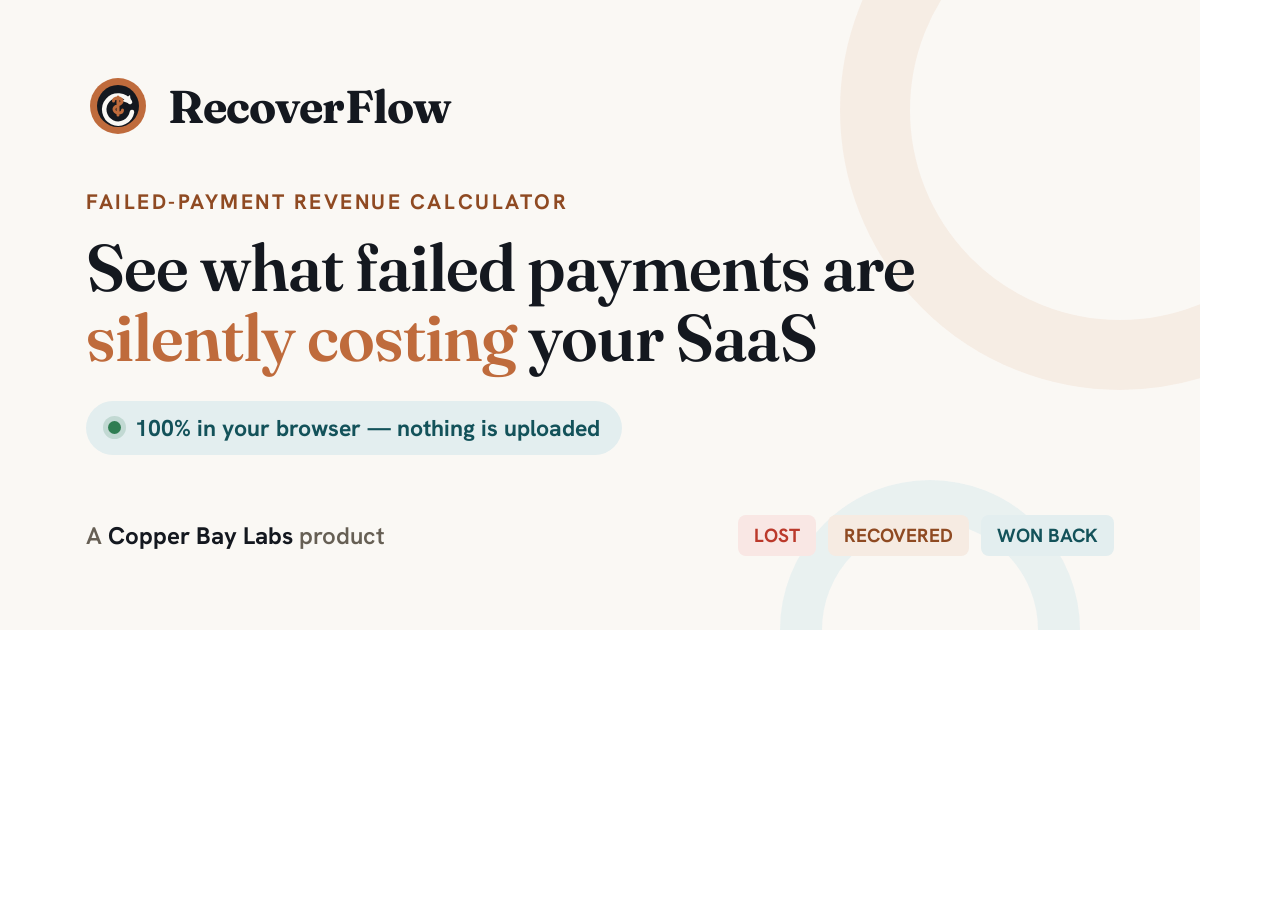
<file: og-template.html>
<!doctype html>
<html lang="en">
<head>
<meta charset="utf-8">
<meta name="viewport" content="width=device-width, initial-scale=1">
<title>RecoverFlow — social card</title>
<link rel="preconnect" href="https://fonts.googleapis.com">
<link rel="preconnect" href="https://fonts.gstatic.com" crossorigin>
<link href="https://fonts.googleapis.com/css2?family=Fraunces:opsz,wght@9..144,500;9..144,600;9..144,700&family=Hanken+Grotesk:wght@400;500;600;700&display=swap" rel="stylesheet">
<style>
  *{box-sizing:border-box;margin:0;padding:0}
  html,body{margin:0}
  .card{
    width:1200px;height:630px;position:relative;overflow:hidden;
    background:#faf8f4;color:#14181f;
    font-family:"Hanken Grotesk",ui-sans-serif,system-ui,sans-serif;
    padding:74px 86px;display:flex;flex-direction:column;justify-content:space-between;
  }
  /* copper ring motif, echoing the hero */
  .ring{position:absolute;width:560px;height:560px;border:70px solid #f6ebe2;border-radius:50%;right:-200px;top:-170px;opacity:.85}
  .ring-2{position:absolute;width:300px;height:300px;border:42px solid #e3eeef;border-radius:50%;right:120px;bottom:-150px;opacity:.7}
  .top,.tagline,.foot{position:relative;z-index:1}

  .brand{display:flex;align-items:center;gap:18px}
  .mark{width:64px;height:64px;flex:0 0 auto}
  .wordmark{font-family:"Fraunces",Georgia,serif;font-weight:700;font-size:46px;letter-spacing:-.02em}

  .eyebrow{margin-top:50px;color:#8f4a22;font-weight:700;font-size:21px;letter-spacing:.12em;text-transform:uppercase}
  .tagline{font-family:"Fraunces",Georgia,serif;font-weight:600;font-size:66px;line-height:1.06;letter-spacing:-.015em;max-width:20ch;margin-top:18px}
  .tagline .hl{color:#bf6b3c}
  .browser{display:inline-flex;align-items:center;gap:14px;margin-top:28px;background:#e3eeef;color:#13525a;font-weight:700;font-size:23px;padding:12px 22px;border-radius:999px}
  .dot{width:13px;height:13px;border-radius:50%;background:#2f7d52;box-shadow:0 0 0 5px rgba(47,125,82,.18)}

  .foot{display:flex;align-items:center;justify-content:space-between}
  .foot .made{color:#665f54;font-size:24px;font-weight:600}
  .foot .made b{color:#14181f;font-weight:700}
  .chips{display:flex;gap:12px}
  .chip{font-size:19px;font-weight:700;padding:8px 16px;border-radius:8px}
  .chip.lost{background:#f9e7e4;color:#bb392b}
  .chip.win{background:#e3eeef;color:#13525a}
  .chip.now{background:#f6ebe2;color:#8f4a22}
</style>
</head>
<body>
  <div class="card">
    <div class="ring"></div>
    <div class="ring-2"></div>

    <div class="top">
      <div class="brand">
        <svg class="mark" viewBox="0 0 64 64" aria-hidden="true">
          <circle cx="32" cy="32" r="28" fill="#bf6b3c"/>
          <circle cx="32" cy="32" r="21" fill="#14181f"/>
          <path d="M44 28 A14 14 0 1 0 46 38" fill="none" stroke="#faf8f4" stroke-width="4.5" stroke-linecap="round"/>
          <path d="M44 21 L45 30 L36 27 Z" fill="#faf8f4"/>
          <path d="M32 23 V41 M27.5 27 C27.5 24.5 30 24 32 24 C34.5 24 36 25.5 36 27.2 C36 31 28 31 28 35 C28 37 29.8 39 32 39 C34.5 39 36.5 38 36.5 36" fill="none" stroke="#bf6b3c" stroke-width="3" stroke-linecap="round" stroke-linejoin="round"/>
        </svg>
        <span class="wordmark">RecoverFlow</span>
      </div>
      <p class="eyebrow">Failed-payment revenue calculator</p>
      <h1 class="tagline">See what failed payments are <span class="hl">silently costing</span> your SaaS</h1>
      <span class="browser"><span class="dot"></span>100% in your browser — nothing is uploaded</span>
    </div>

    <div class="foot">
      <p class="made">A <b>Copper Bay Labs</b> product</p>
      <div class="chips">
        <span class="chip lost">LOST</span>
        <span class="chip now">RECOVERED</span>
        <span class="chip win">WON BACK</span>
      </div>
    </div>
  </div>
</body>
</html>
</file>
<file: styles.css>
/* ==========================================================================
   RecoverFlow — A Copper Bay Labs product
   Standalone stylesheet (no @import). Built on the shared Copper Bay Labs
   design system used by LeakCheck / DepCheck / ExposureCheck / ShipSafe so the
   whole suite reads as one studio: Fraunces + Hanken Grotesk, copper #bf6b3c
   primary action, bay/teal #13525a accent, paper bg. Fonts via Google Fonts
   <link> in <head>.

   RecoverFlow is a failed-payment revenue-leak calculator. It reuses the
   masthead, hero, button, .feature/.detect-grid, .steps, .suite, .faq, and
   footer patterns verbatim; the calculator-specific UI (inputs, sliders,
   result hero, waterfall) lives in its own section below.
   ========================================================================== */

:root{
  --ink:#14181f; --paper:#faf8f4; --surface:#fff; --line:#e9e3d8; --line-2:#f0ebe2;
  --muted:#665f54; --muted-2:#8a8276;
  --copper:#bf6b3c; --copper-deep:#8f4a22; --copper-tint:#f6ebe2;
  --bay:#13525a; --bay-deep:#0d3a40; --bay-tint:#e3eeef;
  --pass:#2f7d52; --pass-bg:#e8f3ec; --warn:#a9711a; --warn-bg:#f9f0dd; --fail:#bb392b; --fail-bg:#f9e7e4;
  --high:#d2691e; --high-bg:#f7e9dc;
  --shadow:0 1px 2px rgba(20,24,31,.04), 0 10px 30px -12px rgba(20,24,31,.14);
  --shadow-lift:0 2px 6px rgba(20,24,31,.06), 0 16px 40px -16px rgba(20,24,31,.18);
  --r:14px;
  --mono:ui-monospace,"SF Mono",SFMono-Regular,"Cascadia Code","JetBrains Mono",Menlo,Consolas,"Liberation Mono",monospace;
  --transition-fast:.15s ease;
  --transition-med:.22s ease;
}
*{box-sizing:border-box}
html{scroll-behavior:smooth}
@media (prefers-reduced-motion:reduce){html{scroll-behavior:auto} *{animation-duration:.001ms!important;transition-duration:.001ms!important}}
body{margin:0;background:var(--paper);color:var(--ink);font:17px/1.62 "Hanken Grotesk",ui-sans-serif,system-ui,-apple-system,"Segoe UI",Roboto,sans-serif;-webkit-font-smoothing:antialiased;overflow-x:clip}
.wrap{max-width:960px;margin:0 auto;padding:0 22px}
.wrap.narrow{max-width:720px}
h1,h2,h3{font-family:"Fraunces",Georgia,serif;font-weight:600;line-height:1.12;letter-spacing:-.012em;margin:0}
a{color:var(--copper-deep);text-decoration:none}
a:hover{text-decoration:underline;text-underline-offset:3px}
em{font-style:italic;color:var(--copper-deep)}
strong{font-weight:700}
:focus-visible{outline:3px solid var(--bay);outline-offset:2px;border-radius:4px}
.sr-only{position:absolute;width:1px;height:1px;padding:0;margin:-1px;overflow:hidden;clip:rect(0 0 0 0);white-space:nowrap;border:0}
.skip{position:absolute;left:-999px;top:8px;background:var(--ink);color:#fff;padding:10px 16px;border-radius:8px;z-index:50;font-weight:600;letter-spacing:.01em}
.skip:focus{left:12px}

/* masthead */
.masthead{background:var(--paper);border-bottom:1px solid var(--line);position:relative;z-index:30}
.hdr-bar,.masthead .bar{display:flex;align-items:center;justify-content:space-between;gap:14px;min-height:62px;padding:9px 0}
.brand{display:inline-flex;align-items:center;gap:10px;color:var(--ink)}
.brand:hover{text-decoration:none}
.mark{width:30px;height:30px;flex:0 0 auto}
.wordmark{font-family:"Fraunces",serif;font-weight:700;font-size:21px;letter-spacing:-.02em}
.nav{display:flex;gap:24px}
.nav a{color:var(--muted);font-weight:600;font-size:15.5px;transition:color var(--transition-fast)}
.nav a:hover{color:var(--ink);text-decoration:none}

/* hero */
.hero{padding:72px 0 36px;position:relative;overflow:hidden;text-align:center}
.hero::before{content:"";position:absolute;width:520px;height:520px;border:64px solid var(--copper-tint);border-radius:50%;right:-220px;top:-180px;z-index:0;opacity:.7;pointer-events:none}
.hero .wrap{position:relative;z-index:1}
.eyebrow{color:var(--copper-deep);font-weight:700;font-size:13.5px;letter-spacing:.09em;text-transform:uppercase;margin:0 0 14px}
.hero h1{font-size:clamp(34px,6vw,60px);max-width:16ch;margin:0 auto 18px}
.lede{max-width:620px;margin:0 auto 30px;color:var(--muted);font-size:clamp(17px,2.3vw,20px)}
.lede strong{color:var(--ink)}

/* primary button */
.btn{padding:12px 20px;font:inherit;font-size:15.5px;font-weight:700;border-radius:11px;cursor:pointer;border:1.5px solid var(--line);background:var(--surface);color:var(--ink);display:inline-flex;align-items:center;justify-content:center;gap:8px;transition:border-color var(--transition-fast),background var(--transition-fast),box-shadow var(--transition-fast),transform var(--transition-fast);text-decoration:none}
.btn:hover{border-color:var(--bay);text-decoration:none;background:var(--bay-tint)}
.btn:focus-visible{outline:3px solid var(--bay);outline-offset:2px}
.btn:active{transform:translateY(1px)}
.btn.primary{background:var(--copper);color:#fff;border-color:var(--copper)}
.btn.primary:hover{background:var(--copper-deep);border-color:var(--copper-deep);box-shadow:var(--shadow-lift)}
.btn.large{padding:14px 26px;font-size:16.5px;border-radius:12px}
.btn svg{width:17px;height:17px}
.btn[disabled],.btn:disabled{opacity:.55;cursor:not-allowed;transform:none}
.btn.ghost{background:transparent;border-color:var(--line)}
.btn-row{display:flex;gap:12px;flex-wrap:wrap;justify-content:center}

/* ==========================================================================
   RecoverFlow: the calculator form
   ========================================================================== */
.calc{position:relative;z-index:1;max-width:760px;margin:0 auto;text-align:left}
.field-group{border:1.5px solid var(--line);border-radius:var(--r);background:var(--surface);box-shadow:var(--shadow);padding:18px 22px 22px;margin:0 0 18px;min-width:0}
.field-group legend{font-family:"Fraunces",serif;font-weight:600;font-size:16px;letter-spacing:-.01em;padding:0 8px;margin-left:-8px;color:var(--ink)}
.field-group legend .legend-note{font-family:"Hanken Grotesk",sans-serif;font-weight:500;font-size:13.5px;color:var(--muted-2);letter-spacing:0}

/* MRR vs subscribers toggle */
.mode-toggle{display:inline-flex;gap:4px;background:var(--paper);border:1.5px solid var(--line);border-radius:11px;padding:4px;margin:6px 0 18px}
.mode-btn{appearance:none;font:inherit;font-size:14px;font-weight:700;color:var(--muted);background:transparent;border:0;border-radius:8px;padding:8px 16px;cursor:pointer;transition:background var(--transition-fast),color var(--transition-fast)}
.mode-btn:hover{color:var(--ink)}
.mode-btn:focus-visible{outline:3px solid var(--bay);outline-offset:2px}
.mode-btn.is-active{background:var(--surface);color:var(--copper-deep);box-shadow:var(--shadow)}

/* labelled numeric inputs */
.input-grid{display:grid;grid-template-columns:repeat(auto-fit,minmax(240px,1fr));gap:16px 22px}
.input-row{min-width:0}
.input-row label{display:block;font-weight:700;font-size:14.5px;color:var(--ink);margin:0 0 7px}
.input-affix{display:flex;align-items:stretch;border:1.5px solid var(--line);border-radius:11px;background:var(--surface);overflow:hidden;transition:border-color var(--transition-fast),box-shadow var(--transition-fast)}
.input-affix:focus-within{border-color:var(--bay);box-shadow:0 0 0 4px rgba(19,82,90,.12)}
.input-affix .affix{display:inline-flex;align-items:center;padding:0 13px;background:var(--paper);color:var(--muted);font-weight:700;font-size:15px;border-right:1.5px solid var(--line)}
.input-affix .affix-end{border-right:0;border-left:1.5px solid var(--line)}
.input-affix input{flex:1 1 auto;min-width:0;border:0;outline:none;background:transparent;color:var(--ink);font:inherit;font-weight:600;font-size:16px;padding:12px 14px;font-variant-numeric:tabular-nums}
.input-affix input:focus{outline:none}
.input-row.has-error .input-affix{border-color:var(--fail)}
.input-help{color:var(--muted);font-size:13.5px;line-height:1.5;margin:8px 0 0}
.input-help strong{color:var(--ink)}
.input-error{color:var(--fail);font-size:13px;font-weight:600;margin:7px 0 0;display:none}
.input-row.has-error .input-error{display:block}

/* sliders */
.slider-row{margin:20px 0 0}
.slider-row:first-of-type{margin-top:22px}
.slider-head{display:flex;align-items:baseline;justify-content:space-between;gap:12px;margin:0 0 10px}
.slider-head label{font-weight:700;font-size:14.5px;color:var(--ink)}
.target-tag{display:inline-block;font-family:"Hanken Grotesk",sans-serif;font-weight:700;font-size:11px;letter-spacing:.05em;text-transform:uppercase;color:var(--bay-deep);background:var(--bay-tint);border:1px solid #cfe1e3;border-radius:999px;padding:2px 8px;margin-left:4px;vertical-align:middle}
.slider-value{font-family:"Fraunces",serif;font-weight:700;font-size:22px;color:var(--copper-deep);font-variant-numeric:tabular-nums;line-height:1}
.slider-value.target{color:var(--bay)}

input[type=range]{-webkit-appearance:none;appearance:none;width:100%;height:8px;border-radius:999px;background:var(--line);outline-offset:4px;cursor:pointer;margin:4px 0}
input[type=range]#current-rate{background:linear-gradient(90deg,var(--copper) 0%,var(--copper) var(--fill,47%),var(--line) var(--fill,47%))}
input[type=range]#target-rate{background:linear-gradient(90deg,var(--bay) 0%,var(--bay) var(--fill,64%),var(--line) var(--fill,64%))}
input[type=range]::-webkit-slider-thumb{-webkit-appearance:none;appearance:none;width:24px;height:24px;border-radius:50%;background:var(--surface);border:3px solid var(--copper);box-shadow:var(--shadow);cursor:pointer;transition:transform var(--transition-fast)}
input[type=range]#target-rate::-webkit-slider-thumb{border-color:var(--bay)}
input[type=range]::-webkit-slider-thumb:hover{transform:scale(1.08)}
input[type=range]::-moz-range-thumb{width:24px;height:24px;border-radius:50%;background:var(--surface);border:3px solid var(--copper);box-shadow:var(--shadow);cursor:pointer}
input[type=range]#target-rate::-moz-range-thumb{border-color:var(--bay)}
input[type=range]::-moz-range-track{height:8px;border-radius:999px;background:transparent}
input[type=range]:focus-visible{outline:3px solid var(--bay);outline-offset:4px}

.calc-actions{display:flex;align-items:center;gap:14px;flex-wrap:wrap;margin:20px 0 0;justify-content:center}

/* trust badge */
.trust-badge{display:flex;align-items:center;gap:9px;margin:18px auto 0;padding:9px 18px;background:var(--bay-tint);border:1px solid #cfe1e3;border-radius:999px;color:var(--bay);font-size:14px;font-weight:600;max-width:max-content;text-align:left}
.trust-badge svg{width:16px;height:16px;flex:0 0 auto;color:var(--bay)}
.trust-badge strong{color:var(--bay-deep)}

/* ==========================================================================
   RecoverFlow: results
   ========================================================================== */
.results{padding:18px 0 8px;scroll-margin-top:20px}
.results[hidden]{display:none}
.results .wrap{max-width:760px}

/* headline figure card — the shareable "you're losing $X/yr" */
.result-hero{background:var(--surface);border:1.5px solid var(--line);border-left:6px solid var(--fail);border-radius:var(--r);box-shadow:var(--shadow);padding:26px 28px;margin:0 0 22px;position:relative;overflow:hidden}
.result-hero .rh-label{display:inline-flex;align-items:center;gap:8px;font-weight:800;font-size:11.5px;letter-spacing:.06em;text-transform:uppercase;color:var(--fail);margin:0 0 8px}
.result-hero .rh-label .dot{width:8px;height:8px;border-radius:50%;background:var(--fail)}
.result-hero .rh-figure{font-family:"Fraunces",serif;font-weight:700;font-size:clamp(40px,8vw,64px);line-height:1.02;letter-spacing:-.02em;color:var(--ink);font-variant-numeric:tabular-nums;margin:0}
.result-hero .rh-figure .per{font-size:.42em;color:var(--muted);font-weight:600;letter-spacing:0}
.result-hero .rh-sub{color:var(--muted);font-size:15.5px;margin:10px 0 0;max-width:60ch}
.result-hero .rh-sub strong{color:var(--ink)}
.result-hero .rh-monthly{font-variant-numeric:tabular-nums;font-weight:700;color:var(--copper-deep)}

/* the win-back highlight band */
.result-win{background:var(--bay-tint);border:1px solid #cfe1e3;border-left:6px solid var(--bay);border-radius:var(--r);padding:22px 26px;margin:0 0 22px}
.result-win .rw-label{display:inline-flex;align-items:center;gap:8px;font-weight:800;font-size:11.5px;letter-spacing:.06em;text-transform:uppercase;color:var(--bay-deep);margin:0 0 8px}
.result-win .rw-label .dot{width:8px;height:8px;border-radius:50%;background:var(--bay)}
.result-win .rw-figure{font-family:"Fraunces",serif;font-weight:700;font-size:clamp(30px,6vw,46px);line-height:1.05;letter-spacing:-.015em;color:var(--bay-deep);font-variant-numeric:tabular-nums;margin:0}
.result-win .rw-figure .per{font-size:.5em;color:#3a6168;font-weight:600;letter-spacing:0}
.result-win .rw-sub{color:#2c5158;font-size:15px;margin:10px 0 0;max-width:60ch}
.result-win .rw-sub strong{color:var(--bay-deep)}

/* result action row */
.result-actions{display:flex;align-items:center;gap:12px;flex-wrap:wrap;margin:0 0 24px}
.copy-button{appearance:none;font:inherit;font-size:13.5px;font-weight:700;color:var(--muted);background:var(--surface);border:1.5px solid var(--line);border-radius:9px;padding:9px 15px;cursor:pointer;display:inline-flex;align-items:center;gap:7px;transition:border-color var(--transition-fast),color var(--transition-fast),background var(--transition-fast)}
.copy-button:hover{border-color:var(--bay);color:var(--bay);background:var(--bay-tint)}
.copy-button:focus-visible{outline:3px solid var(--bay);outline-offset:2px}
.copy-button svg{width:15px;height:15px}
.copy-button.copied{border-color:var(--pass);color:var(--pass);background:var(--pass-bg)}

/* waterfall / breakdown */
.breakdown{background:var(--surface);border:1px solid var(--line);border-radius:var(--r);box-shadow:var(--shadow);padding:22px 24px 24px;margin:0 0 22px}
.breakdown h3{font-size:clamp(20px,3vw,24px);margin:0 0 4px}
.breakdown .bd-sub{color:var(--muted);font-size:14.5px;margin:0 0 20px}
.bd-row{display:grid;grid-template-columns:1fr;gap:6px;margin:0 0 16px}
.bd-row:last-child{margin-bottom:0}
.bd-row .bd-head{display:flex;align-items:baseline;justify-content:space-between;gap:12px}
.bd-row .bd-name{font-weight:700;font-size:14.5px;color:var(--ink)}
.bd-row .bd-name .bd-note{font-weight:500;color:var(--muted-2);font-size:13px}
.bd-row .bd-amt{font-family:"Fraunces",serif;font-weight:600;font-size:18px;color:var(--ink);font-variant-numeric:tabular-nums;white-space:nowrap}
.bd-track{height:14px;border-radius:8px;background:var(--paper);border:1px solid var(--line-2);overflow:hidden}
.bd-fill{height:100%;border-radius:7px;transition:width var(--transition-med);min-width:2px}
.bd-fill.atrisk{background:var(--copper)}
.bd-fill.recovered{background:var(--pass)}
.bd-fill.lost{background:var(--fail)}
.bd-fill.winback{background:var(--bay)}
.bd-row.is-muted .bd-name,.bd-row.is-muted .bd-amt{color:var(--muted)}

.bd-legend{display:flex;flex-wrap:wrap;gap:10px 18px;margin:18px 0 0;padding:16px 0 0;border-top:1px solid var(--line-2)}
.bd-legend .lg{display:inline-flex;align-items:center;gap:7px;font-size:13px;font-weight:600;color:var(--muted)}
.bd-legend .lg .sw{width:12px;height:12px;border-radius:4px;flex:0 0 auto}
.bd-legend .lg .sw.atrisk{background:var(--copper)}
.bd-legend .lg .sw.recovered{background:var(--pass)}
.bd-legend .lg .sw.lost{background:var(--fail)}
.bd-legend .lg .sw.winback{background:var(--bay)}

/* assumptions recap */
.assumptions{background:var(--copper-tint);border:1px solid #efd9c6;border-radius:var(--r);padding:18px 22px;margin:0 0 8px}
.assumptions h3{font-size:16px;margin:0 0 4px;color:var(--copper-deep)}
.assumptions .as-sub{color:#5a3a22;font-size:13.5px;margin:0 0 14px}
.assumptions dl{display:grid;grid-template-columns:repeat(auto-fit,minmax(150px,1fr));gap:12px 20px;margin:0}
.assumptions dt{font-size:12.5px;font-weight:700;letter-spacing:.04em;text-transform:uppercase;color:var(--muted-2);margin:0 0 2px}
.assumptions dd{margin:0;font-family:"Fraunces",serif;font-weight:600;font-size:18px;color:var(--ink);font-variant-numeric:tabular-nums}
.assumptions .as-disclaimer{font-size:12.5px;color:#6b4a30;margin:14px 0 0;line-height:1.5}

/* ==========================================================================
   "why this happens" grid (reuse .feature / .detect-grid)
   ========================================================================== */
section.detect{padding:54px 0 18px;text-align:center}
.detect .section-head{text-align:center;max-width:620px;margin:0 auto 34px}
.detect .section-head h2{font-size:clamp(26px,4vw,38px);margin:0 0 12px}
.detect .section-head p{color:var(--muted)}
.detect-title{font-size:clamp(26px,4vw,38px);margin:0 0 12px}
.detect-sub{color:var(--muted);max-width:620px;margin:0 auto 34px}
.detect-grid{text-align:left}
.detect-grid{display:grid;grid-template-columns:repeat(auto-fit,minmax(240px,1fr));gap:16px}
.feature{background:var(--surface);border:1px solid var(--line);border-radius:var(--r);padding:22px 22px 24px;box-shadow:var(--shadow);transition:box-shadow var(--transition-fast),transform var(--transition-fast),border-color var(--transition-fast)}
.feature:hover{box-shadow:var(--shadow-lift);transform:translateY(-2px);border-color:var(--line-2)}
.feature .feat-icon{min-width:40px;height:40px;padding:0 11px;border-radius:10px;background:var(--bay-tint);color:var(--bay);display:inline-flex;align-items:center;justify-content:center;margin:0 0 14px;font-family:var(--mono);font-size:13px;font-weight:700;letter-spacing:.02em;text-transform:uppercase}
.feature .feat-icon svg{width:21px;height:21px}
.feature h3{font-size:19px;margin:0 0 7px}
.feature h3 a{color:var(--ink)}
.feature h3 a:hover{color:var(--copper-deep)}
.feature p{color:var(--muted);font-size:15px;margin:0}

/* ==========================================================================
   how-it-works steps
   ========================================================================== */
section.steps{padding:50px 0 18px;text-align:center}
.steps .section-head{text-align:center;max-width:600px;margin:0 auto 34px}
.steps .section-head h2{font-size:clamp(26px,4vw,38px)}
.steps-title{font-size:clamp(26px,4vw,38px);margin:0 auto 34px;max-width:600px}
.step-grid{text-align:left}
.step-grid{display:grid;grid-template-columns:repeat(auto-fit,minmax(220px,1fr));gap:18px}
.step{position:relative;padding:8px 4px 0}
.step .step-num{width:34px;height:34px;border-radius:50%;background:var(--copper);color:#fff;font-family:"Fraunces",serif;font-weight:700;font-size:17px;display:inline-flex;align-items:center;justify-content:center;margin:0 0 12px}
.step h3{font-size:18px;margin:0 0 6px}
.step p{color:var(--muted);font-size:15px;margin:0}

/* ==========================================================================
   suite cross-link band
   ========================================================================== */
section.suite{padding:54px 0 14px}
.suite .section-head{text-align:center;max-width:600px;margin:0 auto 30px}
.suite-title{font-size:clamp(24px,3.6vw,34px);margin:0 auto 10px;text-align:center;max-width:660px}
.suite-sub{color:var(--muted);text-align:center;max-width:560px;margin:0 auto 30px}

/* content pages */
.doc{padding:46px 0 20px}
.doc h1{font-size:clamp(30px,5vw,44px);margin-bottom:8px}
.doc .lede{text-align:left;margin:0 0 26px}
.doc h2{font-size:24px;margin:34px 0 12px}
.doc p,.doc li{color:#2c2f36;max-width:68ch}
.callout{background:var(--bay-tint);border-left:4px solid var(--bay);border-radius:0 10px 10px 0;padding:14px 18px;margin:18px 0;color:#1c3c40}

/* faq */
.faq{padding:46px 0 56px}
.faq .section-head{text-align:center;max-width:600px;margin:0 auto 28px}
.faq .section-head h2{font-size:clamp(26px,4vw,38px)}
.faq details{background:var(--surface);border:1px solid var(--line);border-radius:12px;padding:16px 20px;margin-bottom:11px}
.faq summary{font-weight:700;cursor:pointer;font-size:16.5px;list-style:none}
.faq summary::-webkit-details-marker{display:none}
.faq summary::before{content:"+";color:var(--copper);font-weight:700;margin-right:10px}
.faq details[open] summary::before{content:"\2013"}
.faq details p{color:var(--muted);margin:12px 0 0}

/* footer */
.footer{background:var(--ink);color:#cbd2da;margin-top:64px;padding:40px 0 30px}
.foot{display:flex;justify-content:space-between;gap:24px;flex-wrap:wrap;align-items:flex-start}
.footer .brand{color:#fff} .footer .wordmark{color:#fff}
.footer .brand.small .wordmark{font-size:19px}
.fine{color:#8b95a0;font-size:13.5px;margin:8px 0 0}
.foot-nav{display:flex;gap:22px;flex-wrap:wrap}
.foot-legal{margin-top:12px}
.footer a{color:#e7ebf0;font-weight:600;transition:color var(--transition-fast)}
.footer a:hover{color:#fff}
.madeby{color:#7d8893;font-size:13.5px;margin:22px 0 0;border-top:1px solid #262c35;padding-top:18px}

/* ==========================================================================
   responsive
   ========================================================================== */
@media (max-width:600px){
  body{font-size:16px}
  .hero{padding:44px 0 24px}
  .hero h1{font-size:clamp(30px,8vw,40px)}
  .nav{gap:15px}
  .calc{max-width:100%}
  .field-group{padding:16px 16px 18px}
  .input-grid{grid-template-columns:1fr}
  .mode-toggle{width:100%}
  .mode-btn{flex:1 1 0}
  .calc-actions{flex-direction:column;align-items:stretch}
  .calc-actions .btn{width:100%}
  .trust-badge{max-width:100%}
  .result-hero,.result-win,.breakdown,.assumptions{padding-left:18px;padding-right:18px}
  .result-actions{flex-direction:column;align-items:stretch}
  .result-actions .copy-button{width:100%;justify-content:center}
  .assumptions dl{grid-template-columns:1fr 1fr}
  .footer{margin-top:48px}
  .foot{flex-direction:column;gap:18px}
}

/* ==========================================================================
   forced colors / high contrast
   ========================================================================== */
@media (forced-colors:active){
  .feature,.field-group,.result-hero,.result-win,.breakdown,.assumptions,.input-affix,.mode-toggle,.trust-badge,.btn,.copy-button{border:1px solid CanvasText}
  .result-hero{border-left-width:6px}
  .result-win{border-left-width:6px}
  .hero::before{display:none}
  .btn.primary{forced-color-adjust:none}
  .bd-fill,.bd-legend .sw,.result-hero .rh-label .dot,.result-win .rw-label .dot{forced-color-adjust:none}
  input[type=range]{forced-color-adjust:none}
  .copy-button.copied{forced-color-adjust:none}
  .mode-btn.is-active{forced-color-adjust:none;outline:2px solid CanvasText}
}
</file>
